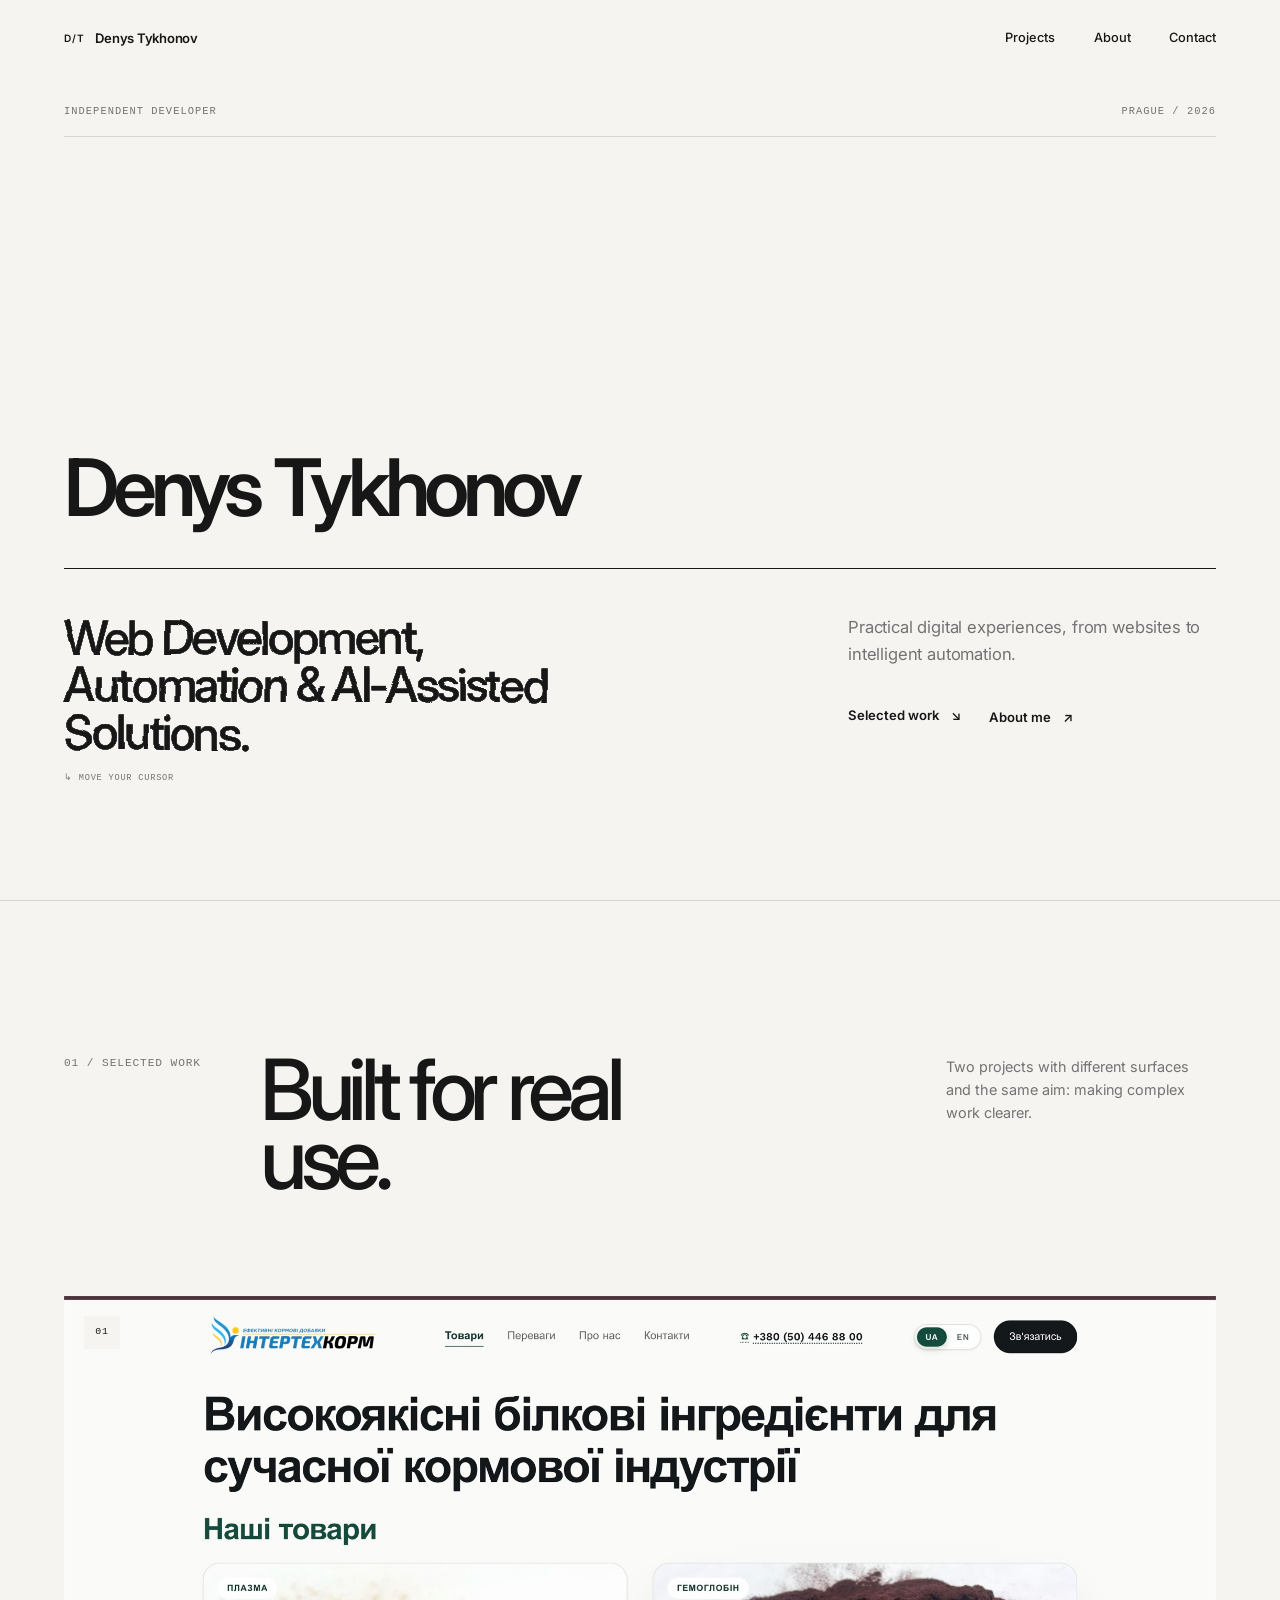
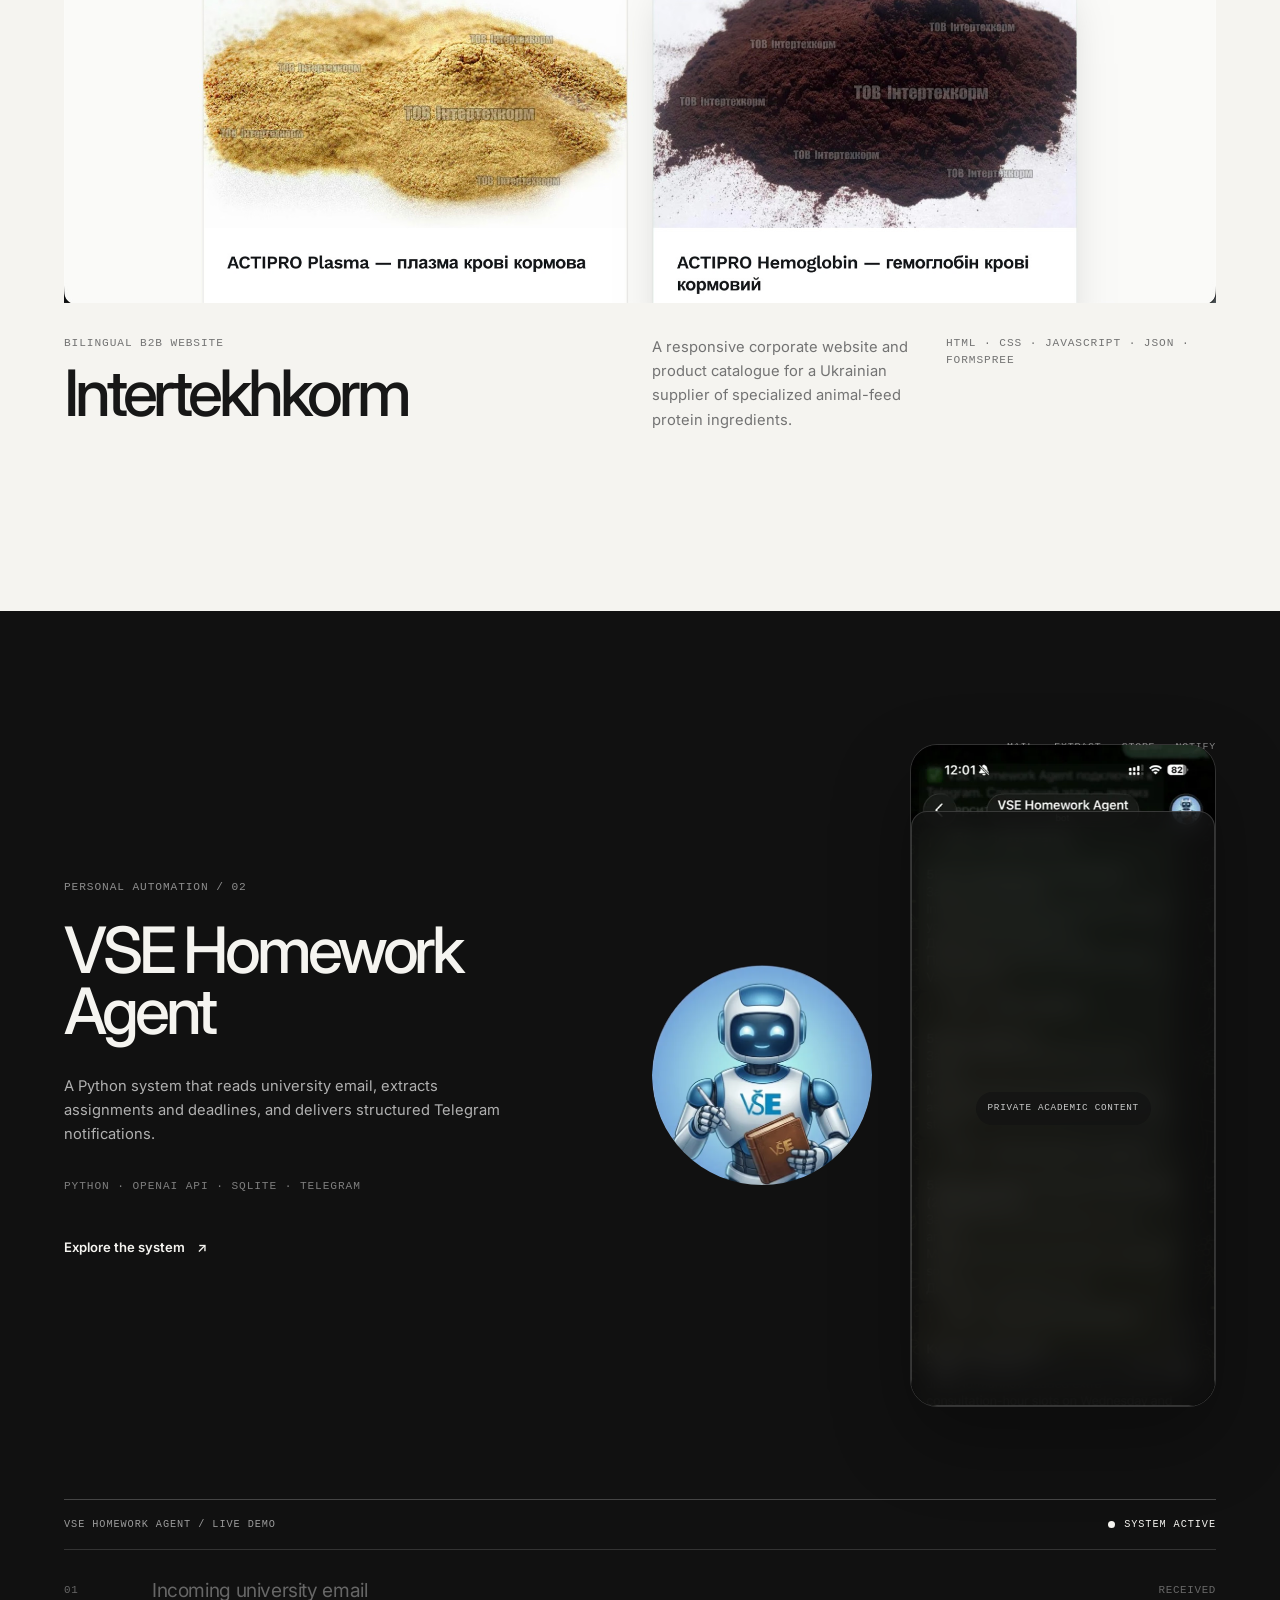
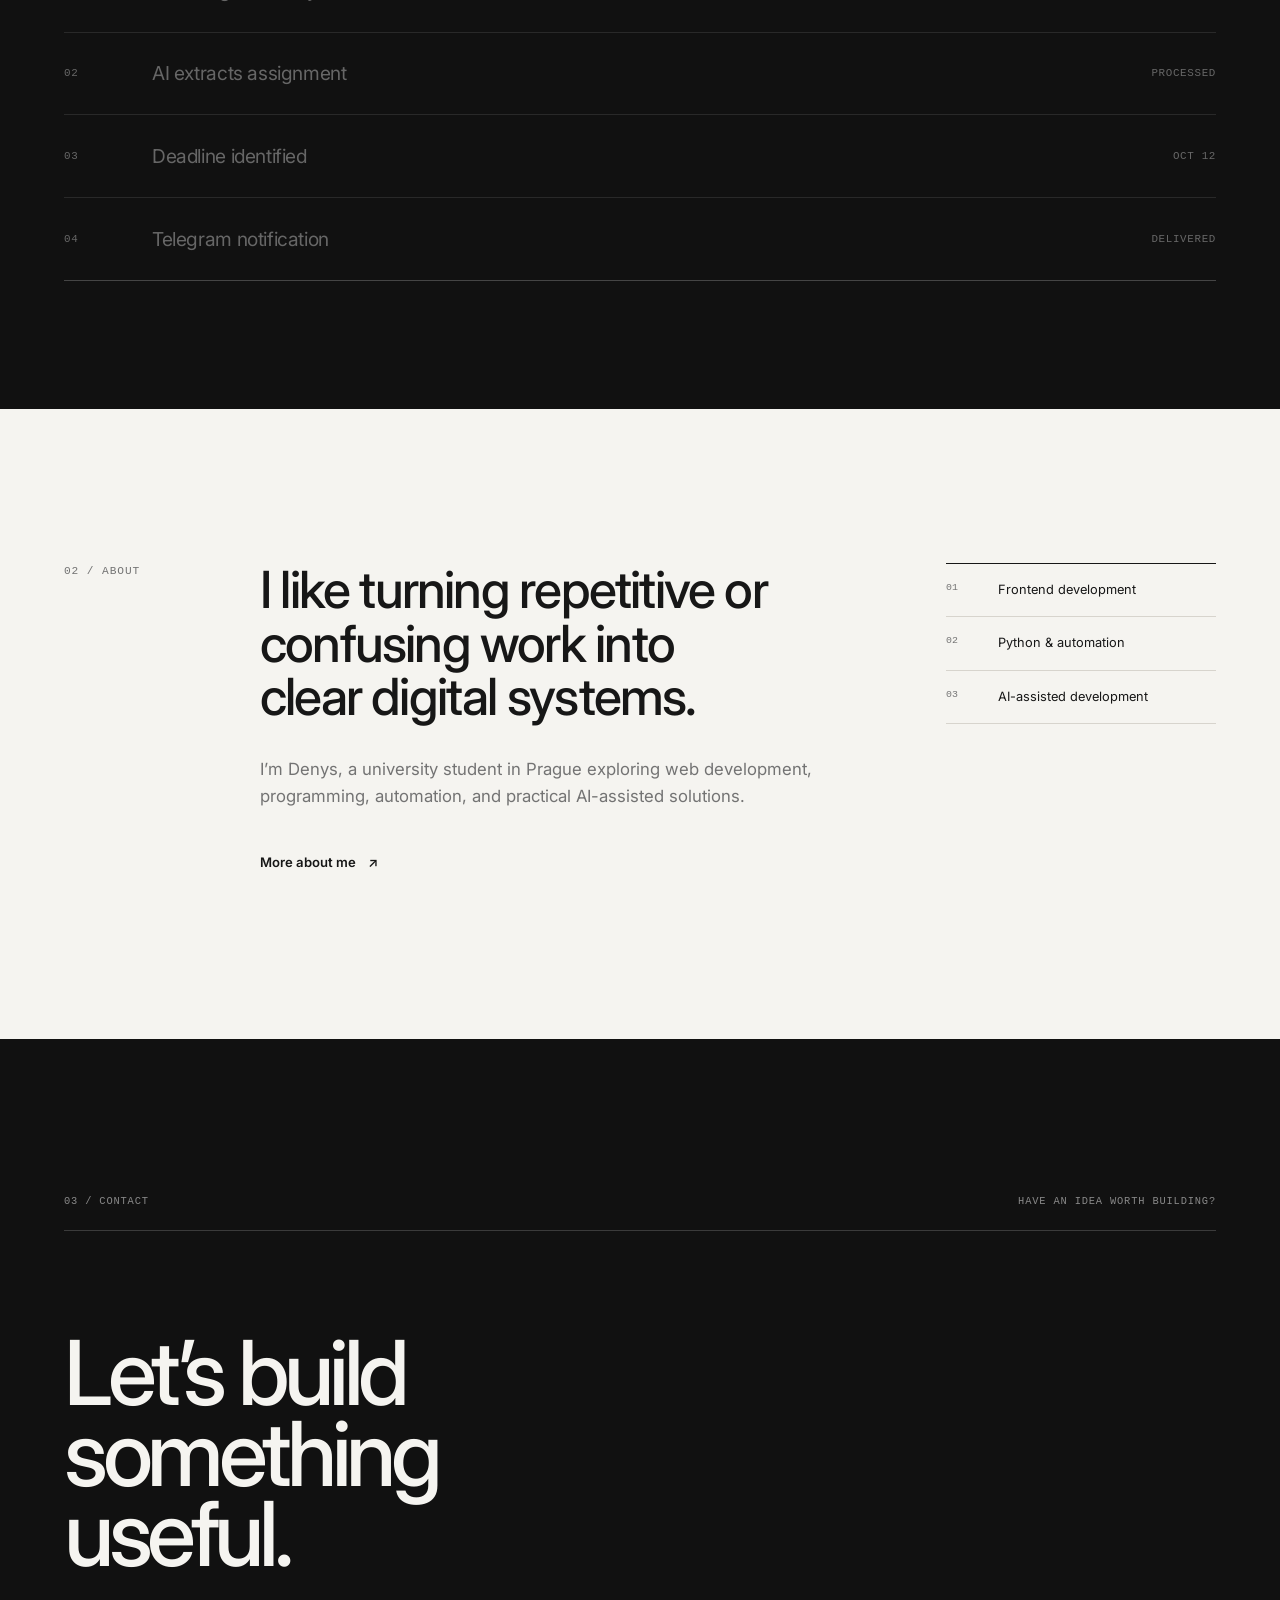
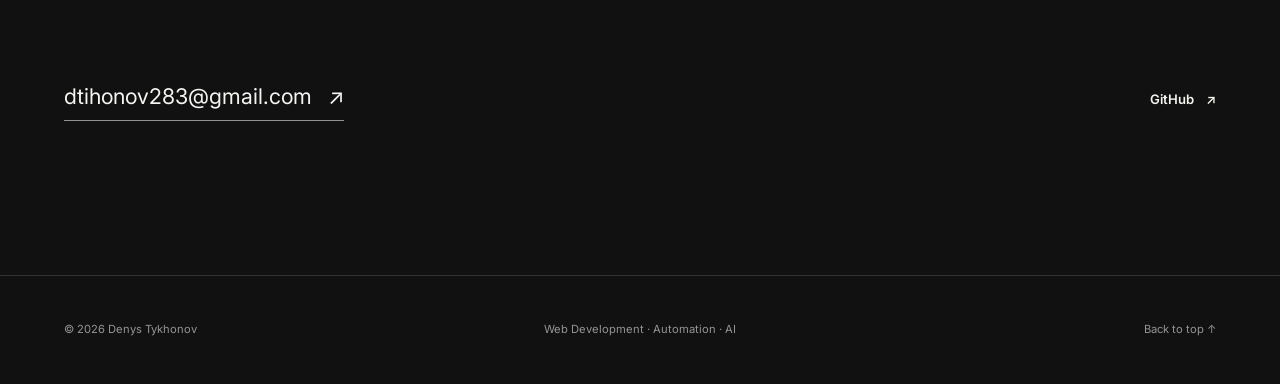
<file: index.html>
<!doctype html>
<html lang="en">
  <head>
    <meta charset="utf-8">
    <meta name="viewport" content="width=device-width, initial-scale=1">
    <meta name="theme-color" content="#F5F4F0">
    <meta name="description" content="Denys Tykhonov is a web developer and automation builder creating useful websites, AI-assisted workflows, and custom digital tools.">
    <meta property="og:type" content="website">
    <meta property="og:title" content="Denys Tykhonov — Web Development, Automation &amp; AI">
    <meta property="og:description" content="Practical digital experiences, from websites to intelligent automation.">
    <meta property="og:image" content="assets/images/intertekhkorm-overview.jpg">
    <meta name="twitter:card" content="summary_large_image">
    <title>Denys Tykhonov — Web Development, Automation &amp; AI</title>
    <link rel="icon" href="assets/images/favicon.svg" type="image/svg+xml">
    <link rel="preconnect" href="https://fonts.googleapis.com">
    <link rel="preconnect" href="https://fonts.gstatic.com" crossorigin>
    <link rel="stylesheet" href="https://fonts.googleapis.com/css2?family=Inter:wght@400;500;600&amp;display=swap">
    <link rel="stylesheet" href="assets/css/styles.css?v=4.2">
    <script type="application/ld+json">
      {
        "@context": "https://schema.org",
        "@type": "Person",
        "name": "Denys Tykhonov",
        "url": "https://github.com/denystykhonov26",
        "sameAs": ["https://github.com/denystykhonov26"],
        "email": "mailto:dtihonov283@gmail.com",
        "knowsAbout": ["Web development", "Automation", "AI-assisted solutions", "Python"]
      }
    </script>
    <script src="assets/js/main.js?v=4.2" defer></script>
  </head>
  <body id="top">
    <svg width="0" height="0" style="position:absolute" aria-hidden="true" focusable="false">
      <filter id="liquid" x="-30%" y="-30%" width="160%" height="160%" color-interpolation-filters="sRGB">
        <feTurbulence id="turb" type="fractalNoise" baseFrequency="0.008 0.014" numOctaves="3" seed="3" result="n"/>
        <feDisplacementMap id="disp" in="SourceGraphic" in2="n" scale="0" xChannelSelector="R" yChannelSelector="G" result="distorted"/>
        <feColorMatrix in="distorted" type="matrix" values="0 0 0 1 0  0 0 0 0 0  0 0 0 0 0  0 0 0 1 0" result="redChannel"/>
        <feColorMatrix in="distorted" type="matrix" values="0 0 0 0 0  0 0 0 1 0  0 0 0 0 0  0 0 0 1 0" result="greenChannel"/>
        <feColorMatrix in="distorted" type="matrix" values="0 0 0 0 0  0 0 0 0 0  0 0 0 1 0  0 0 0 1 0" result="blueChannel"/>
        <feOffset id="redOffset" in="redChannel" dx="0" dy="0" result="redShift"/>
        <feOffset id="blueOffset" in="blueChannel" dx="0" dy="0" result="blueShift"/>
        <feBlend in="redShift" in2="greenChannel" mode="screen" result="redGreen"/>
        <feBlend in="redGreen" in2="blueShift" mode="screen" result="chromatic"/>
        <feMerge><feMergeNode in="chromatic"/><feMergeNode in="distorted"/></feMerge>
      </filter>
    </svg>
    <a class="skip-link" href="#main">Skip to content</a>

    <header class="site-header" data-header>
      <div class="shell header-inner">
        <a class="wordmark" href="index.html" aria-label="Denys Tykhonov, home">
          <span class="wordmark-mark" aria-hidden="true">D/T</span>
          <span>Denys Tykhonov</span>
        </a>
        <button class="menu-toggle" type="button" aria-expanded="false" aria-controls="primary-navigation" aria-label="Open navigation">
          <span aria-hidden="true"></span>
        </button>
        <nav class="nav" aria-label="Primary navigation">
          <ul class="nav-list" id="primary-navigation">
            <li><a class="nav-link" href="projects/index.html">Projects</a></li>
            <li><a class="nav-link" href="about.html">About</a></li>
            <li><a class="nav-link" href="#contact">Contact</a></li>
          </ul>
        </nav>
      </div>
    </header>

    <main id="main">
      <section class="home-hero" aria-labelledby="hero-title">
        <div class="shell hero-inner">
          <div class="hero-meta hero-enter">
            <span>Independent developer</span>
            <span>Prague / 2026</span>
          </div>

          <h1 class="hero-name" id="hero-title" aria-label="Denys Tykhonov">
            <span class="hero-name-line">Denys</span>
            <span class="hero-name-line">Tykhonov</span>
          </h1>

          <div class="hero-statement">
            <p class="hero-role hero-title hero-enter hero-kinetic is-kinetic-active" aria-label="Web Development, Automation and AI-Assisted Solutions.">
              <span class="hero-kinetic-status" aria-hidden="true"><span>Signal input</span><span>Signal locked</span></span>
              <span class="hero-kinetic-stage" aria-hidden="true">
                <span class="hero-kinetic-gate"><span class="hero-kinetic-invert"><span>Web Development,</span><span>Automation &amp; AI-Assisted Solutions.</span></span></span>
                <span class="hero-kinetic-line hero-kinetic-line--one">Web Development,</span>
                <span class="hero-kinetic-line hero-kinetic-line--two">Automation &amp; AI-Assisted Solutions.</span>
              </span>
            </p>
            <span class="hero-interaction-hint" aria-hidden="true">↳ Move your cursor</span>
            <div class="hero-intro hero-enter">
              <p class="hero-support">Practical digital experiences, from websites to intelligent automation.</p>
              <div class="hero-actions">
                <a class="line-link" href="#selected-work"><span>Selected work</span><span aria-hidden="true">↘</span></a>
                <a class="quiet-link" href="about.html">About me <span aria-hidden="true">↗</span></a>
              </div>
            </div>
          </div>
        </div>
      </section>

      <section class="work-section" id="selected-work" aria-labelledby="work-title">
        <div class="shell">
          <header class="editorial-head reveal">
            <p class="section-label">01 / Selected work</p>
            <h2 class="display-title" id="work-title">Built for real<br>use.</h2>
            <p class="head-note">Two projects with different surfaces and the same aim: making complex work clearer.</p>
          </header>

          <article class="featured-project featured-project--web">
            <a class="project-visual reveal" href="projects/intertekhkorm.html" aria-label="Read the Intertekhkorm case study">
              <span class="project-visual-index">01</span>
              <img src="assets/images/intertekhkorm-overview.jpg" width="2200" height="1160" loading="lazy" alt="Intertekhkorm bilingual product catalogue displayed on a desktop browser">
              <span class="project-visual-action" aria-hidden="true">View case study ↗</span>
            </a>
            <div class="project-info reveal" data-delay="1">
              <div>
                <p class="project-type">Bilingual B2B website</p>
                <h3 class="project-name"><a href="projects/intertekhkorm.html">Intertekhkorm</a></h3>
              </div>
              <p class="project-description">A responsive corporate website and product catalogue for a Ukrainian supplier of specialized animal-feed protein ingredients.</p>
              <p class="project-stack">HTML · CSS · JavaScript · JSON · Formspree</p>
            </div>
          </article>
        </div>

        <article class="featured-project featured-project--automation">
          <div class="shell automation-grid">
            <div class="automation-copy reveal">
              <p class="project-type">Personal automation / 02</p>
              <h3 class="project-name project-name--light"><a href="projects/vse-homework-agent.html">VSE Homework<br>Agent</a></h3>
              <p class="project-description">A Python system that reads university email, extracts assignments and deadlines, and delivers structured Telegram notifications.</p>
              <p class="project-stack">Python · OpenAI API · SQLite · Telegram</p>
              <a class="line-link line-link--light" href="projects/vse-homework-agent.html"><span>Explore the system</span><span aria-hidden="true">↗</span></a>
            </div>
            <a class="automation-visual reveal" data-delay="1" href="projects/vse-homework-agent.html" aria-label="Read the VSE Homework Agent case study">
              <span class="flow-note" aria-hidden="true">Mail → Extract → Store → Notify</span>
              <img class="agent-art" src="assets/images/vse-agent.webp" width="460" height="1000" loading="lazy" alt="Illustrated robot identity for the VSE Homework Agent">
              <span class="telegram-frame">
                <img class="telegram-shot" src="assets/images/vse-telegram.webp" width="459" height="1000" loading="lazy" alt="Telegram interface produced by the VSE Homework Agent; private academic details are obscured">
                <span class="privacy-mask" aria-hidden="true"><span>Private academic content</span></span>
              </span>
            </a>
            <div class="agent-demo reveal" data-delay="2" aria-label="Animated demonstration of the VSE Homework Agent workflow">
              <div class="agent-demo-head">
                <span>VSE Homework Agent / Live demo</span>
                <span class="system-state"><i aria-hidden="true"></i> System active</span>
              </div>
              <ol class="demo-sequence">
                <li class="demo-step">
                  <span class="demo-index">01</span>
                  <span class="demo-event">Incoming university email</span>
                  <span class="demo-status">Received</span>
                </li>
                <li class="demo-step">
                  <span class="demo-index">02</span>
                  <span class="demo-event">AI extracts assignment</span>
                  <span class="demo-status">Processed</span>
                </li>
                <li class="demo-step">
                  <span class="demo-index">03</span>
                  <span class="demo-event">Deadline identified</span>
                  <span class="demo-status">Oct 12</span>
                </li>
                <li class="demo-step">
                  <span class="demo-index">04</span>
                  <span class="demo-event">Telegram notification</span>
                  <span class="demo-status">Delivered</span>
                </li>
              </ol>
            </div>
          </div>
        </article>
      </section>

      <section class="about-preview" aria-labelledby="about-preview-title">
        <div class="shell about-preview-grid">
          <p class="section-label reveal">02 / About</p>
          <div class="about-preview-copy reveal">
            <h2 class="about-preview-title" id="about-preview-title">I like turning repetitive or confusing work into clear digital systems.</h2>
            <p>I’m Denys, a university student in Prague exploring web development, programming, automation, and practical AI-assisted solutions.</p>
            <a class="line-link" href="about.html"><span>More about me</span><span aria-hidden="true">↗</span></a>
          </div>
          <ul class="capability-rail reveal" data-delay="1" aria-label="Core capabilities">
            <li><span>01</span> Frontend development</li>
            <li><span>02</span> Python &amp; automation</li>
            <li><span>03</span> AI-assisted development</li>
          </ul>
        </div>
      </section>

      <section class="contact-section" id="contact" aria-labelledby="contact-title">
        <div class="shell contact-inner">
          <div class="contact-meta reveal">
            <span>03 / Contact</span>
            <span>Have an idea worth building?</span>
          </div>
          <h2 class="contact-title reveal" id="contact-title">Let’s build something<br>useful.</h2>
          <div class="contact-row reveal">
            <a class="contact-email" href="mailto:dtihonov283@gmail.com">dtihonov283@gmail.com <span aria-hidden="true">↗</span></a>
            <a class="quiet-link quiet-link--light" href="https://github.com/denystykhonov26" target="_blank" rel="noreferrer">GitHub <span aria-hidden="true">↗</span></a>
          </div>
        </div>
      </section>
    </main>

    <footer class="site-footer">
      <div class="shell footer-inner">
        <span>© 2026 Denys Tykhonov</span>
        <span>Web Development · Automation · AI</span>
        <a href="#top">Back to top ↑</a>
      </div>
    </footer>
  </body>
</html>
</file>
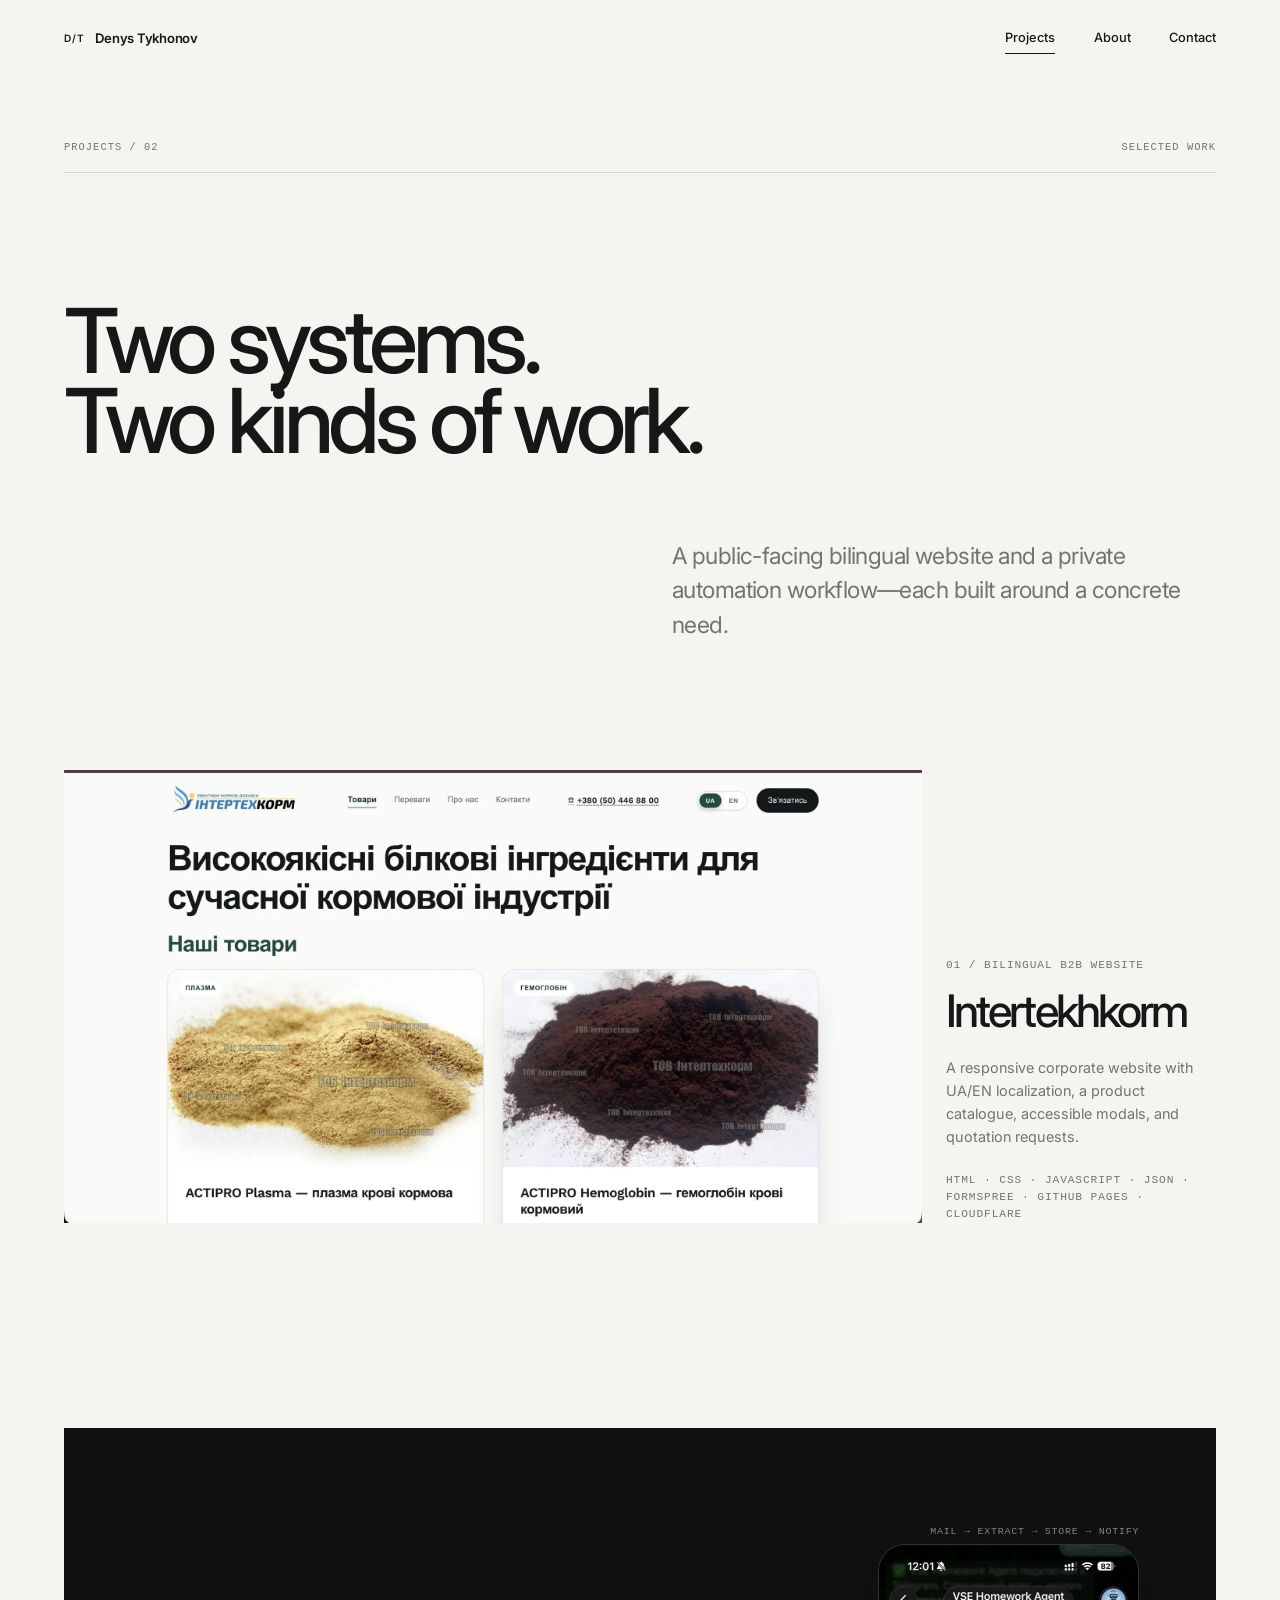
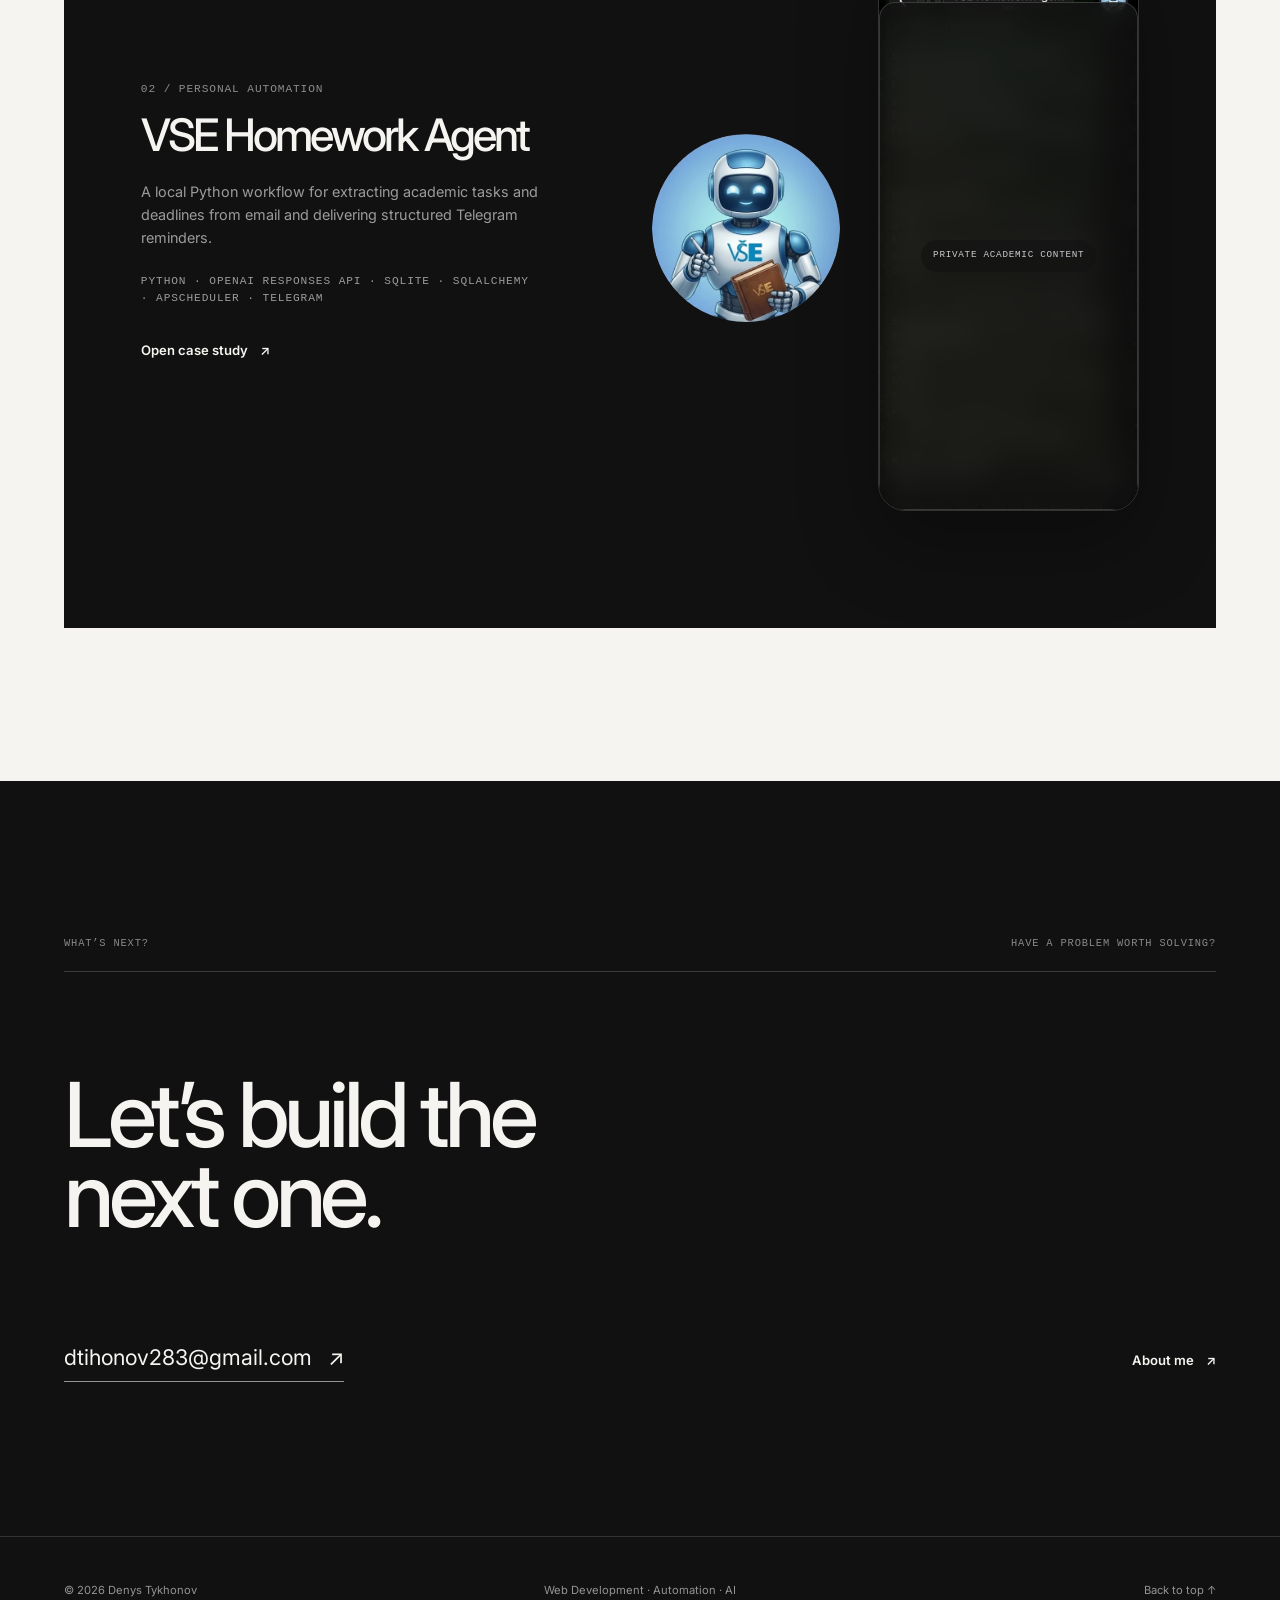
<file: projects/index.html>
<!doctype html>
<html lang="en">
  <head>
    <meta charset="utf-8">
    <meta name="viewport" content="width=device-width, initial-scale=1">
    <meta name="theme-color" content="#F5F4F0">
    <meta name="description" content="Selected web development and automation projects by Denys Tykhonov.">
    <meta property="og:type" content="website">
    <meta property="og:title" content="Projects — Denys Tykhonov">
    <meta property="og:description" content="Case studies in web development, Python automation, and AI-assisted solutions.">
    <meta property="og:image" content="../assets/images/intertekhkorm-overview.jpg">
    <title>Projects — Denys Tykhonov</title>
    <link rel="icon" href="../assets/images/favicon.svg" type="image/svg+xml">
    <link rel="preconnect" href="https://fonts.googleapis.com">
    <link rel="preconnect" href="https://fonts.gstatic.com" crossorigin>
    <link rel="stylesheet" href="https://fonts.googleapis.com/css2?family=Inter:wght@400;500;600&amp;display=swap">
    <link rel="stylesheet" href="../assets/css/styles.css?v=4.2">
    <script src="../assets/js/main.js?v=4.2" defer></script>
  </head>
  <body id="top">
    <a class="skip-link" href="#main">Skip to content</a>
    <header class="site-header" data-header>
      <div class="shell header-inner">
        <a class="wordmark" href="../index.html" aria-label="Denys Tykhonov, home"><span class="wordmark-mark" aria-hidden="true">D/T</span><span>Denys Tykhonov</span></a>
        <button class="menu-toggle" type="button" aria-expanded="false" aria-controls="primary-navigation" aria-label="Open navigation"><span aria-hidden="true"></span></button>
        <nav aria-label="Primary navigation">
          <ul class="nav-list" id="primary-navigation">
            <li><a class="nav-link" href="index.html" aria-current="page"><span class="nav-link-window"><span class="nav-link-label"><span>Projects</span><span aria-hidden="true">Projects</span></span></span></a></li>
            <li><a class="nav-link" href="../about.html"><span class="nav-link-window"><span class="nav-link-label"><span>About</span><span aria-hidden="true">About</span></span></span></a></li>
            <li><a class="nav-link" href="../index.html#contact"><span class="nav-link-window"><span class="nav-link-label"><span>Contact</span><span aria-hidden="true">Contact</span></span></span></a></li>
          </ul>
        </nav>
      </div>
    </header>

    <main id="main">
      <header class="page-hero page-hero--projects shell">
        <div class="page-hero-meta hero-enter"><span>Projects / 02</span><span>Selected work</span></div>
        <h1 class="page-title hero-enter">Two systems.<br>Two kinds of work.</h1>
        <p class="page-deck hero-enter">A public-facing bilingual website and a private automation workflow—each built around a concrete need.</p>
      </header>

      <section class="projects-index shell" aria-label="Project case studies">
        <article class="project-index-item project-index-item--wide">
          <a class="project-index-media reveal" href="intertekhkorm.html">
            <img src="../assets/images/intertekhkorm-overview.webp" width="2200" height="1160" alt="Intertekhkorm product catalogue page in Ukrainian">
            <span aria-hidden="true">Open project ↗</span>
          </a>
          <div class="project-index-copy reveal" data-delay="1">
            <p class="project-type">01 / Bilingual B2B website</p>
            <h2><a href="intertekhkorm.html">Intertekhkorm</a></h2>
            <p>A responsive corporate website with UA/EN localization, a product catalogue, accessible modals, and quotation requests.</p>
            <p class="project-stack">HTML · CSS · JavaScript · JSON · Formspree · GitHub Pages · Cloudflare</p>
          </div>
        </article>

        <article class="project-index-item project-index-item--dark">
          <div class="project-index-copy reveal">
            <p class="project-type">02 / Personal automation</p>
            <h2><a href="vse-homework-agent.html">VSE Homework Agent</a></h2>
            <p>A local Python workflow for extracting academic tasks and deadlines from email and delivering structured Telegram reminders.</p>
            <p class="project-stack">Python · OpenAI Responses API · SQLite · SQLAlchemy · APScheduler · Telegram</p>
            <a class="line-link line-link--light" href="vse-homework-agent.html"><span>Open case study</span><span aria-hidden="true">↗</span></a>
          </div>
          <a class="project-index-devices reveal" data-delay="1" href="vse-homework-agent.html" aria-label="Open VSE Homework Agent case study">
            <span class="flow-note" aria-hidden="true">Mail → Extract → Store → Notify</span>
            <img class="agent-art" src="../assets/images/vse-agent.webp" width="460" height="1000" alt="Robot artwork for the VSE Homework Agent">
            <span class="telegram-frame">
              <img class="telegram-shot" src="../assets/images/vse-telegram.webp" width="459" height="1000" alt="Telegram interface from the VSE Homework Agent; private academic details are obscured">
              <span class="privacy-mask" aria-hidden="true"><span>Private academic content</span></span>
            </span>
          </a>
        </article>
      </section>

      <section class="contact-section" id="contact" aria-labelledby="contact-title">
        <div class="shell contact-inner">
          <div class="contact-meta reveal"><span>What’s next?</span><span>Have a problem worth solving?</span></div>
          <h2 class="contact-title reveal" id="contact-title">Let’s build the<br>next one.</h2>
          <div class="contact-row reveal"><a class="contact-email" href="mailto:dtihonov283@gmail.com">dtihonov283@gmail.com <span aria-hidden="true">↗</span></a><a class="quiet-link quiet-link--light" href="../about.html">About me <span aria-hidden="true">↗</span></a></div>
        </div>
      </section>
    </main>
    <footer class="site-footer"><div class="shell footer-inner"><span>© 2026 Denys Tykhonov</span><span>Web Development · Automation · AI</span><a href="#top">Back to top ↑</a></div></footer>
  </body>
</html>
</file>
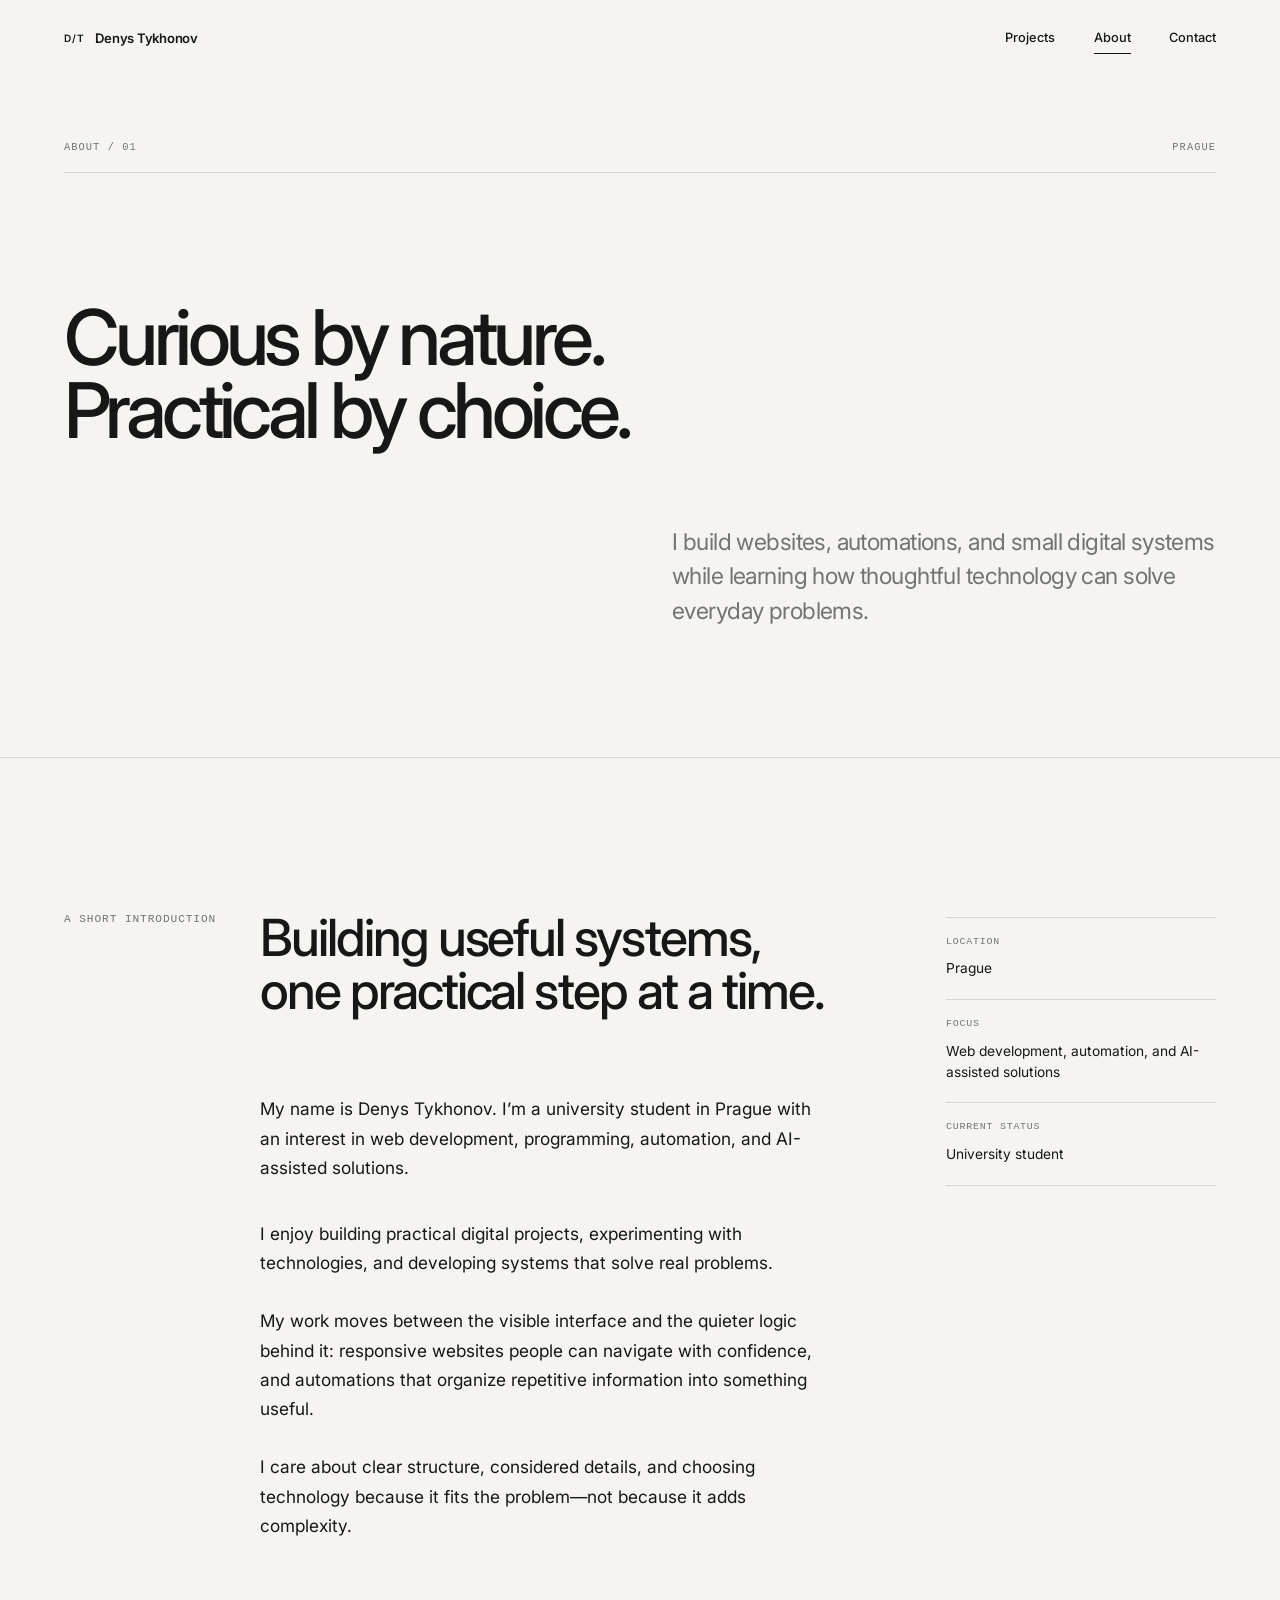
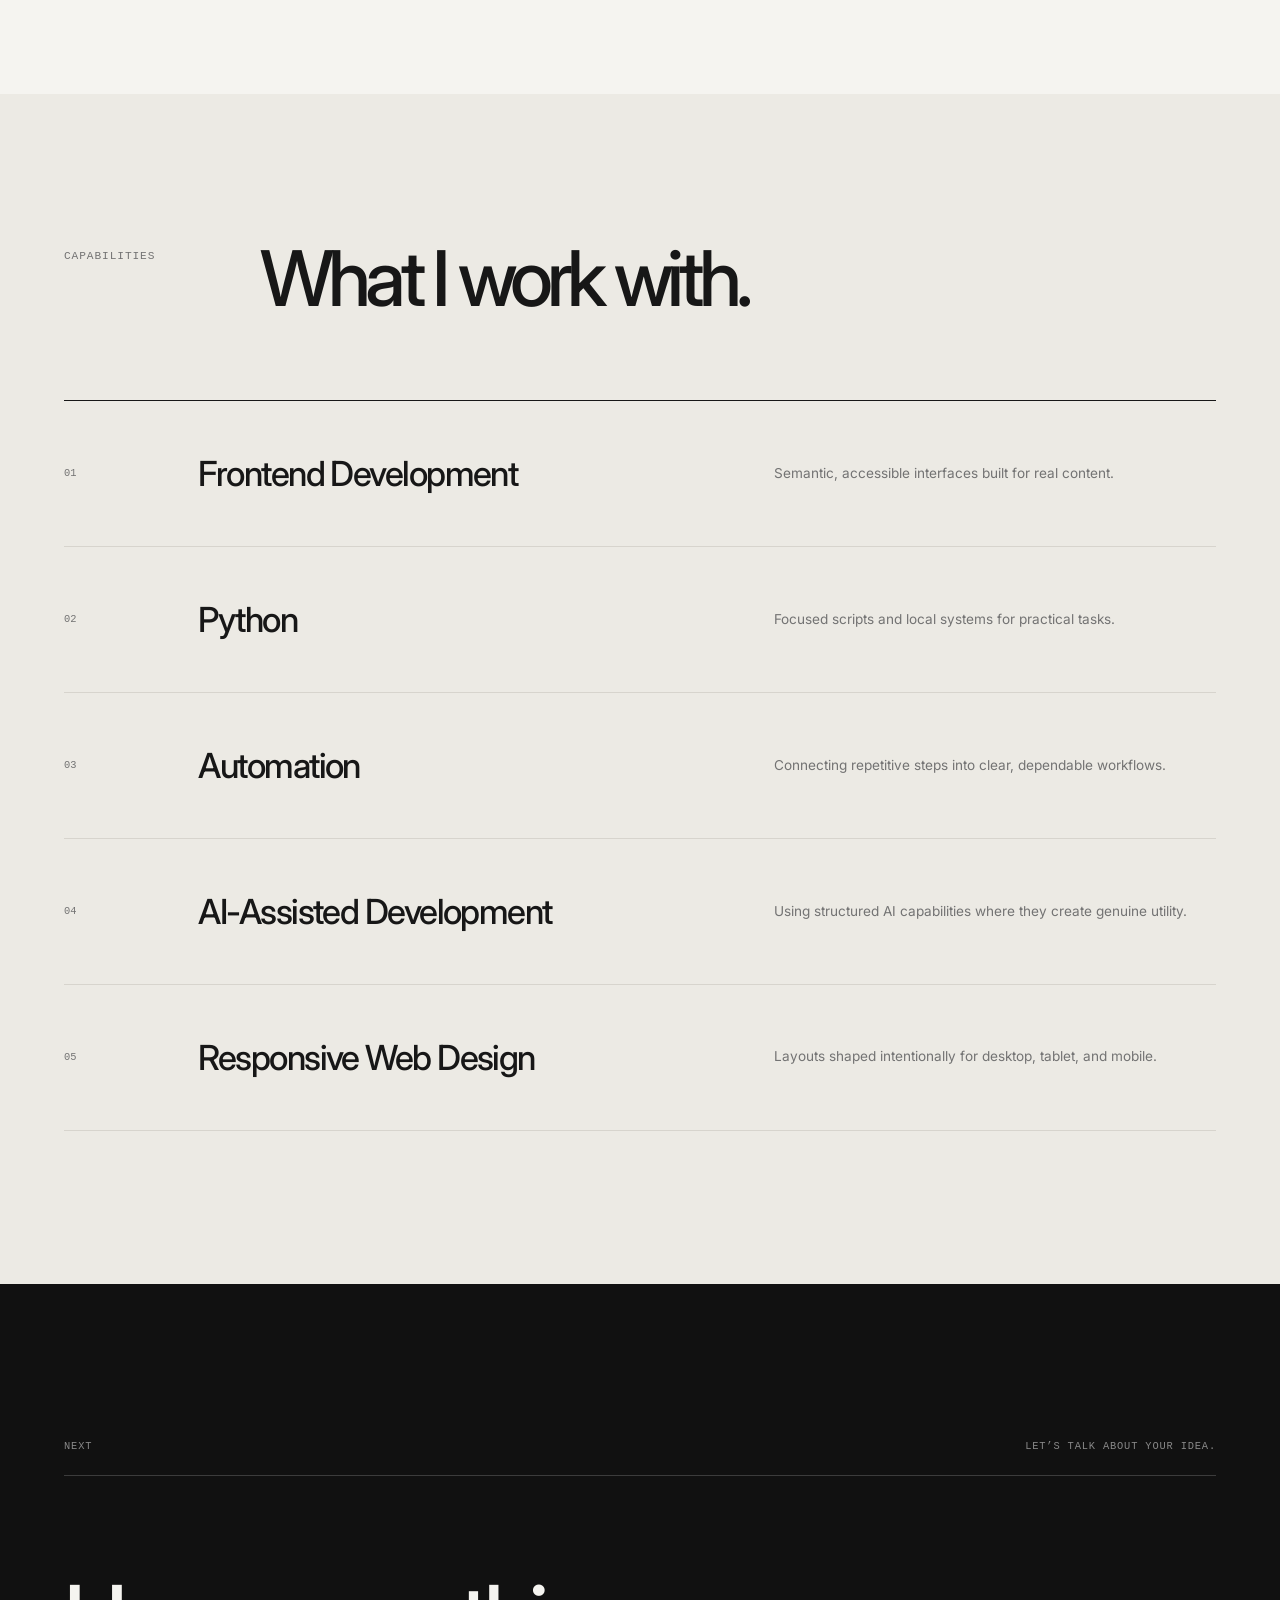
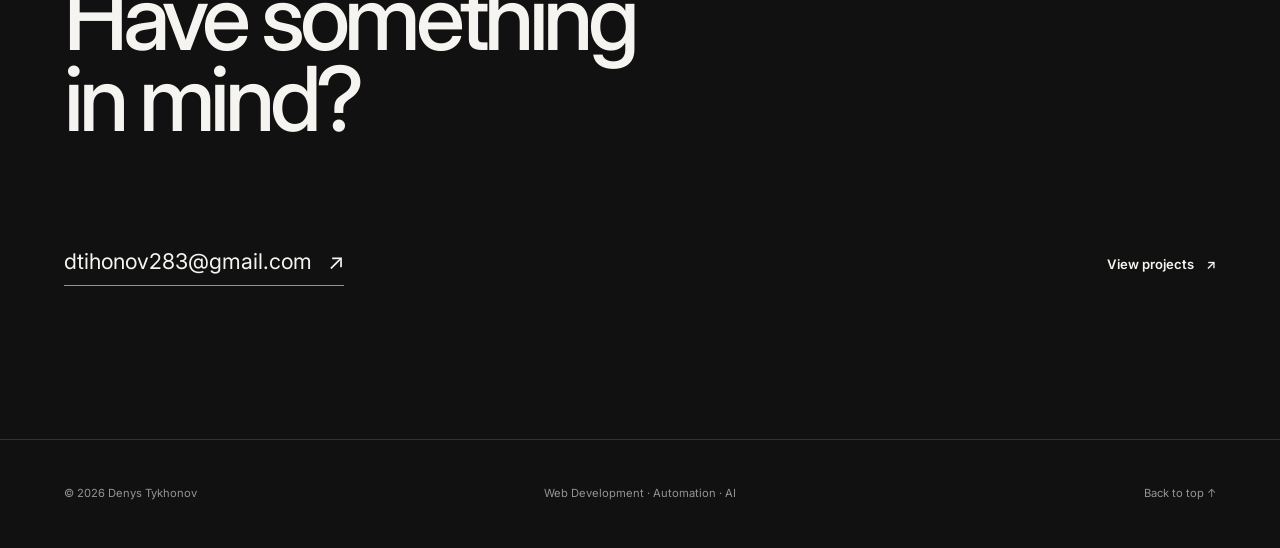
<file: about.html>
<!doctype html>
<html lang="en">
  <head>
    <meta charset="utf-8">
    <meta name="viewport" content="width=device-width, initial-scale=1">
    <meta name="theme-color" content="#F5F4F0">
    <meta name="description" content="About Denys Tykhonov — a university student in Prague interested in web development, automation, programming, and AI-assisted solutions.">
    <meta property="og:type" content="profile">
    <meta property="og:title" content="About Denys Tykhonov">
    <meta property="og:description" content="Web development, programming, automation, and practical AI-assisted solutions.">
    <title>About — Denys Tykhonov</title>
    <link rel="icon" href="assets/images/favicon.svg" type="image/svg+xml">
    <link rel="preconnect" href="https://fonts.googleapis.com">
    <link rel="preconnect" href="https://fonts.gstatic.com" crossorigin>
    <link rel="stylesheet" href="https://fonts.googleapis.com/css2?family=Inter:wght@400;500;600&amp;display=swap">
    <link rel="stylesheet" href="assets/css/styles.css?v=4.2">
    <script src="assets/js/main.js?v=4.2" defer></script>
  </head>
  <body id="top">
    <a class="skip-link" href="#main">Skip to content</a>
    <header class="site-header" data-header>
      <div class="shell header-inner">
        <a class="wordmark" href="index.html" aria-label="Denys Tykhonov, home"><span class="wordmark-mark" aria-hidden="true">D/T</span><span>Denys Tykhonov</span></a>
        <button class="menu-toggle" type="button" aria-expanded="false" aria-controls="primary-navigation" aria-label="Open navigation"><span aria-hidden="true"></span></button>
        <nav aria-label="Primary navigation">
          <ul class="nav-list" id="primary-navigation">
            <li><a class="nav-link" href="projects/index.html"><span class="nav-link-window"><span class="nav-link-label"><span>Projects</span><span aria-hidden="true">Projects</span></span></span></a></li>
            <li><a class="nav-link" href="about.html" aria-current="page"><span class="nav-link-window"><span class="nav-link-label"><span>About</span><span aria-hidden="true">About</span></span></span></a></li>
            <li><a class="nav-link" href="#contact"><span class="nav-link-window"><span class="nav-link-label"><span>Contact</span><span aria-hidden="true">Contact</span></span></span></a></li>
          </ul>
        </nav>
      </div>
    </header>

    <main id="main">
      <header class="page-hero page-hero--about shell">
        <div class="page-hero-meta hero-enter"><span>About / 01</span><span>Prague</span></div>
        <h1 class="page-title hero-enter">Curious by nature.<br>Practical by choice.</h1>
        <p class="page-deck hero-enter">I build websites, automations, and small digital systems while learning how thoughtful technology can solve everyday problems.</p>
      </header>

      <section class="about-story shell" aria-labelledby="story-title">
        <p class="section-label reveal">A short introduction</p>
        <div class="story-article">
          <h2 class="story-heading reveal" id="story-title">Building useful systems, one practical step at a time.</h2>
          <p class="story-intro reveal">My name is Denys Tykhonov. I’m a university student in Prague with an interest in web development, programming, automation, and AI-assisted solutions.</p>
          <div class="story-copy reveal" data-delay="1">
            <p>I enjoy building practical digital projects, experimenting with technologies, and developing systems that solve real problems.</p>
            <p>My work moves between the visible interface and the quieter logic behind it: responsive websites people can navigate with confidence, and automations that organize repetitive information into something useful.</p>
            <p>I care about clear structure, considered details, and choosing technology because it fits the problem—not because it adds complexity.</p>
          </div>
        </div>
        <aside class="about-facts reveal" data-delay="1" aria-label="About details">
          <dl>
            <div><dt>Location</dt><dd>Prague</dd></div>
            <div><dt>Focus</dt><dd>Web development, automation, and AI-assisted solutions</dd></div>
            <div><dt>Current status</dt><dd>University student</dd></div>
          </dl>
        </aside>
      </section>

      <section class="capabilities-section" aria-labelledby="capabilities-title">
        <div class="shell">
          <header class="editorial-head editorial-head--compact reveal">
            <p class="section-label">Capabilities</p>
            <h2 class="display-title" id="capabilities-title">What I work with.</h2>
          </header>
          <ol class="capabilities-list">
            <li class="reveal"><span>01</span><strong>Frontend Development</strong><small>Semantic, accessible interfaces built for real content.</small></li>
            <li class="reveal"><span>02</span><strong>Python</strong><small>Focused scripts and local systems for practical tasks.</small></li>
            <li class="reveal"><span>03</span><strong>Automation</strong><small>Connecting repetitive steps into clear, dependable workflows.</small></li>
            <li class="reveal"><span>04</span><strong>AI-Assisted Development</strong><small>Using structured AI capabilities where they create genuine utility.</small></li>
            <li class="reveal"><span>05</span><strong>Responsive Web Design</strong><small>Layouts shaped intentionally for desktop, tablet, and mobile.</small></li>
          </ol>
        </div>
      </section>

      <section class="contact-section" id="contact" aria-labelledby="contact-title">
        <div class="shell contact-inner">
          <div class="contact-meta reveal"><span>Next</span><span>Let’s talk about your idea.</span></div>
          <h2 class="contact-title reveal" id="contact-title">Have something<br>in mind?</h2>
          <div class="contact-row reveal">
            <a class="contact-email" href="mailto:dtihonov283@gmail.com">dtihonov283@gmail.com <span aria-hidden="true">↗</span></a>
            <a class="quiet-link quiet-link--light" href="projects/index.html">View projects <span aria-hidden="true">↗</span></a>
          </div>
        </div>
      </section>
    </main>

    <footer class="site-footer">
      <div class="shell footer-inner"><span>© 2026 Denys Tykhonov</span><span>Web Development · Automation · AI</span><a href="#top">Back to top ↑</a></div>
    </footer>
  </body>
</html>
</file>
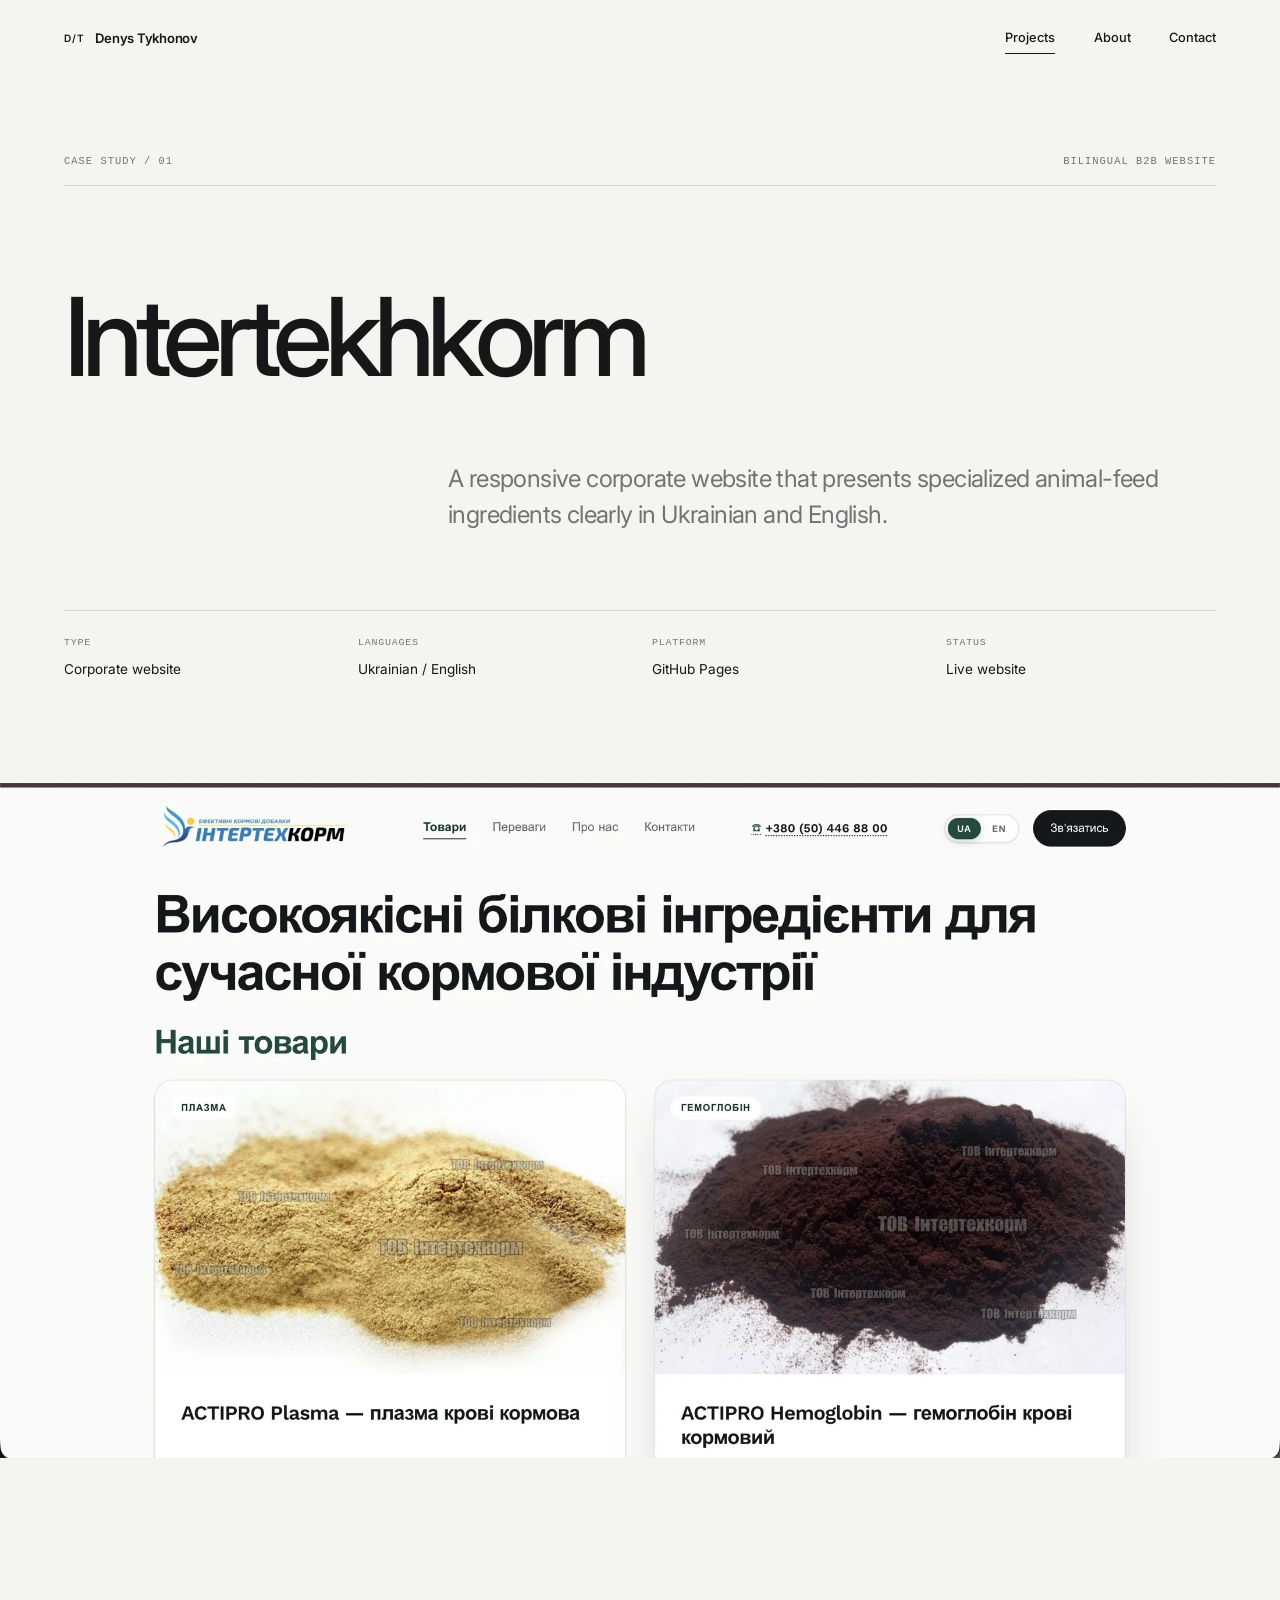
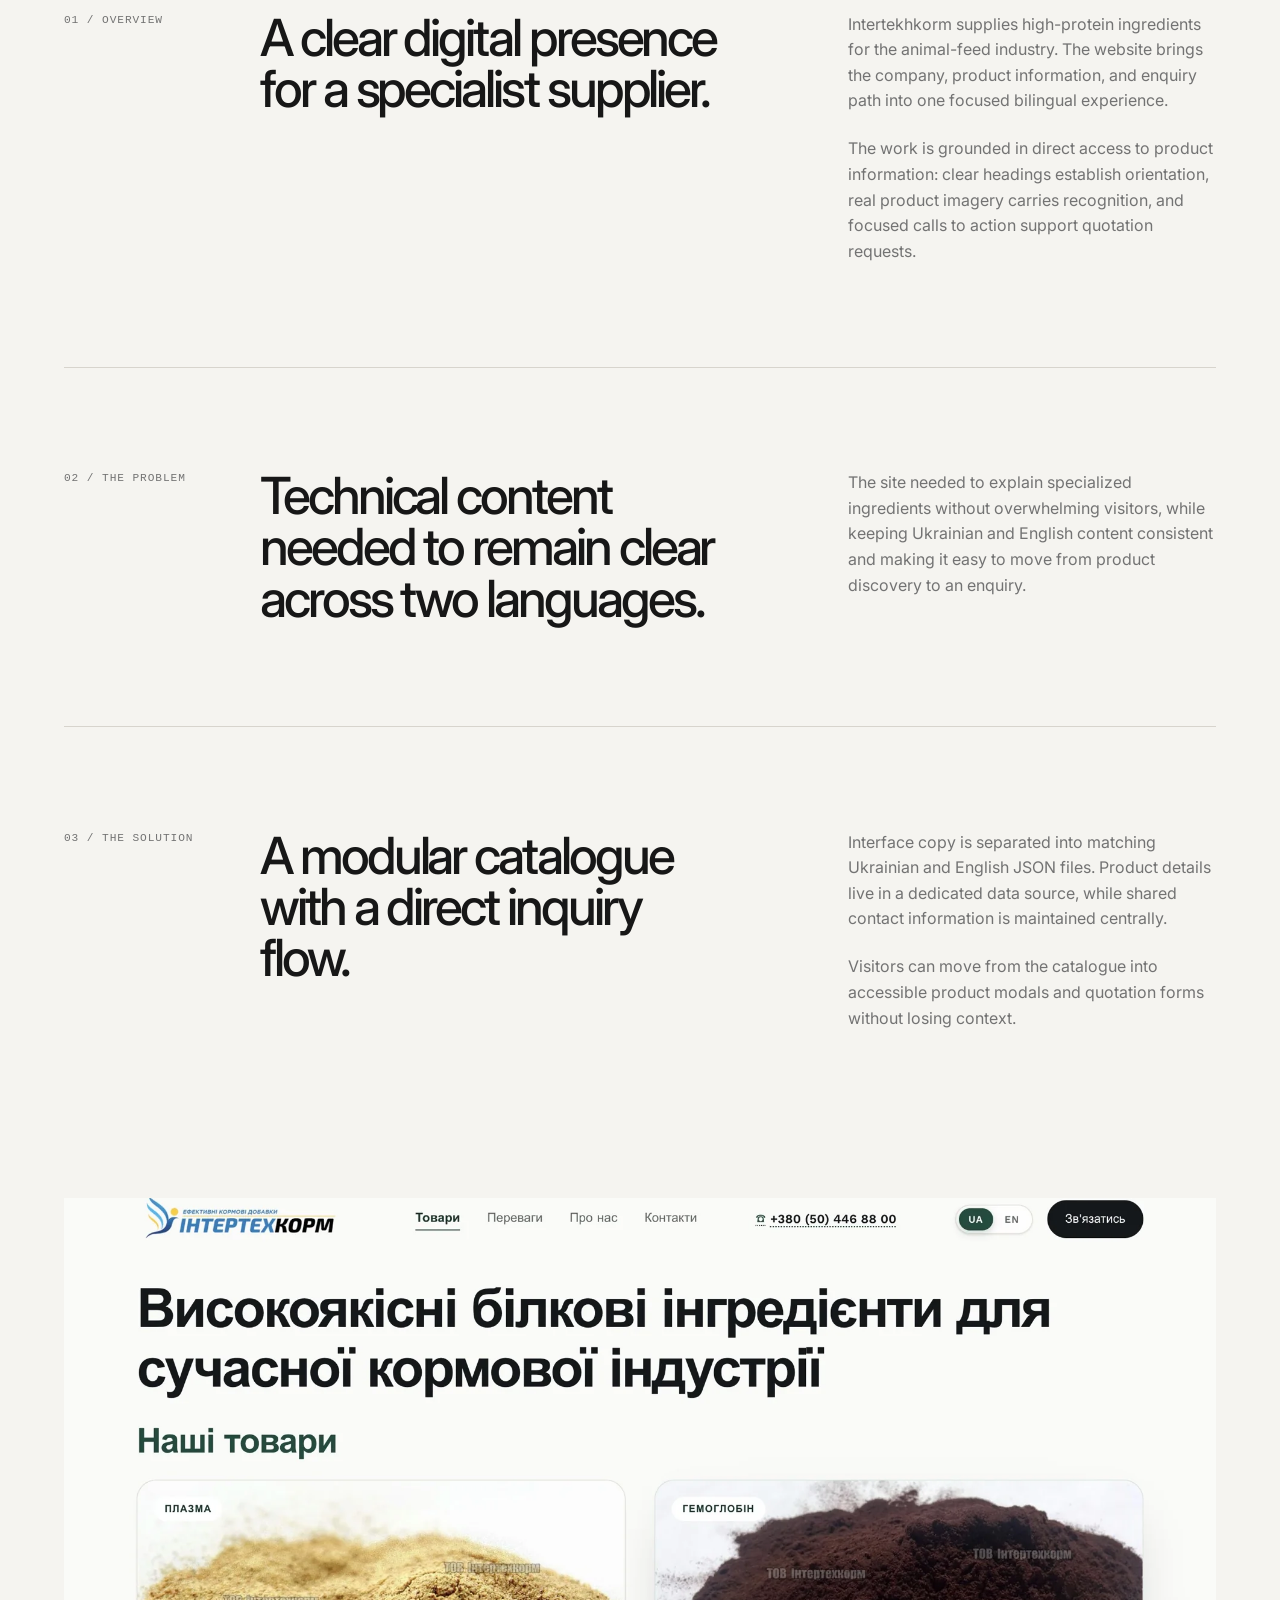
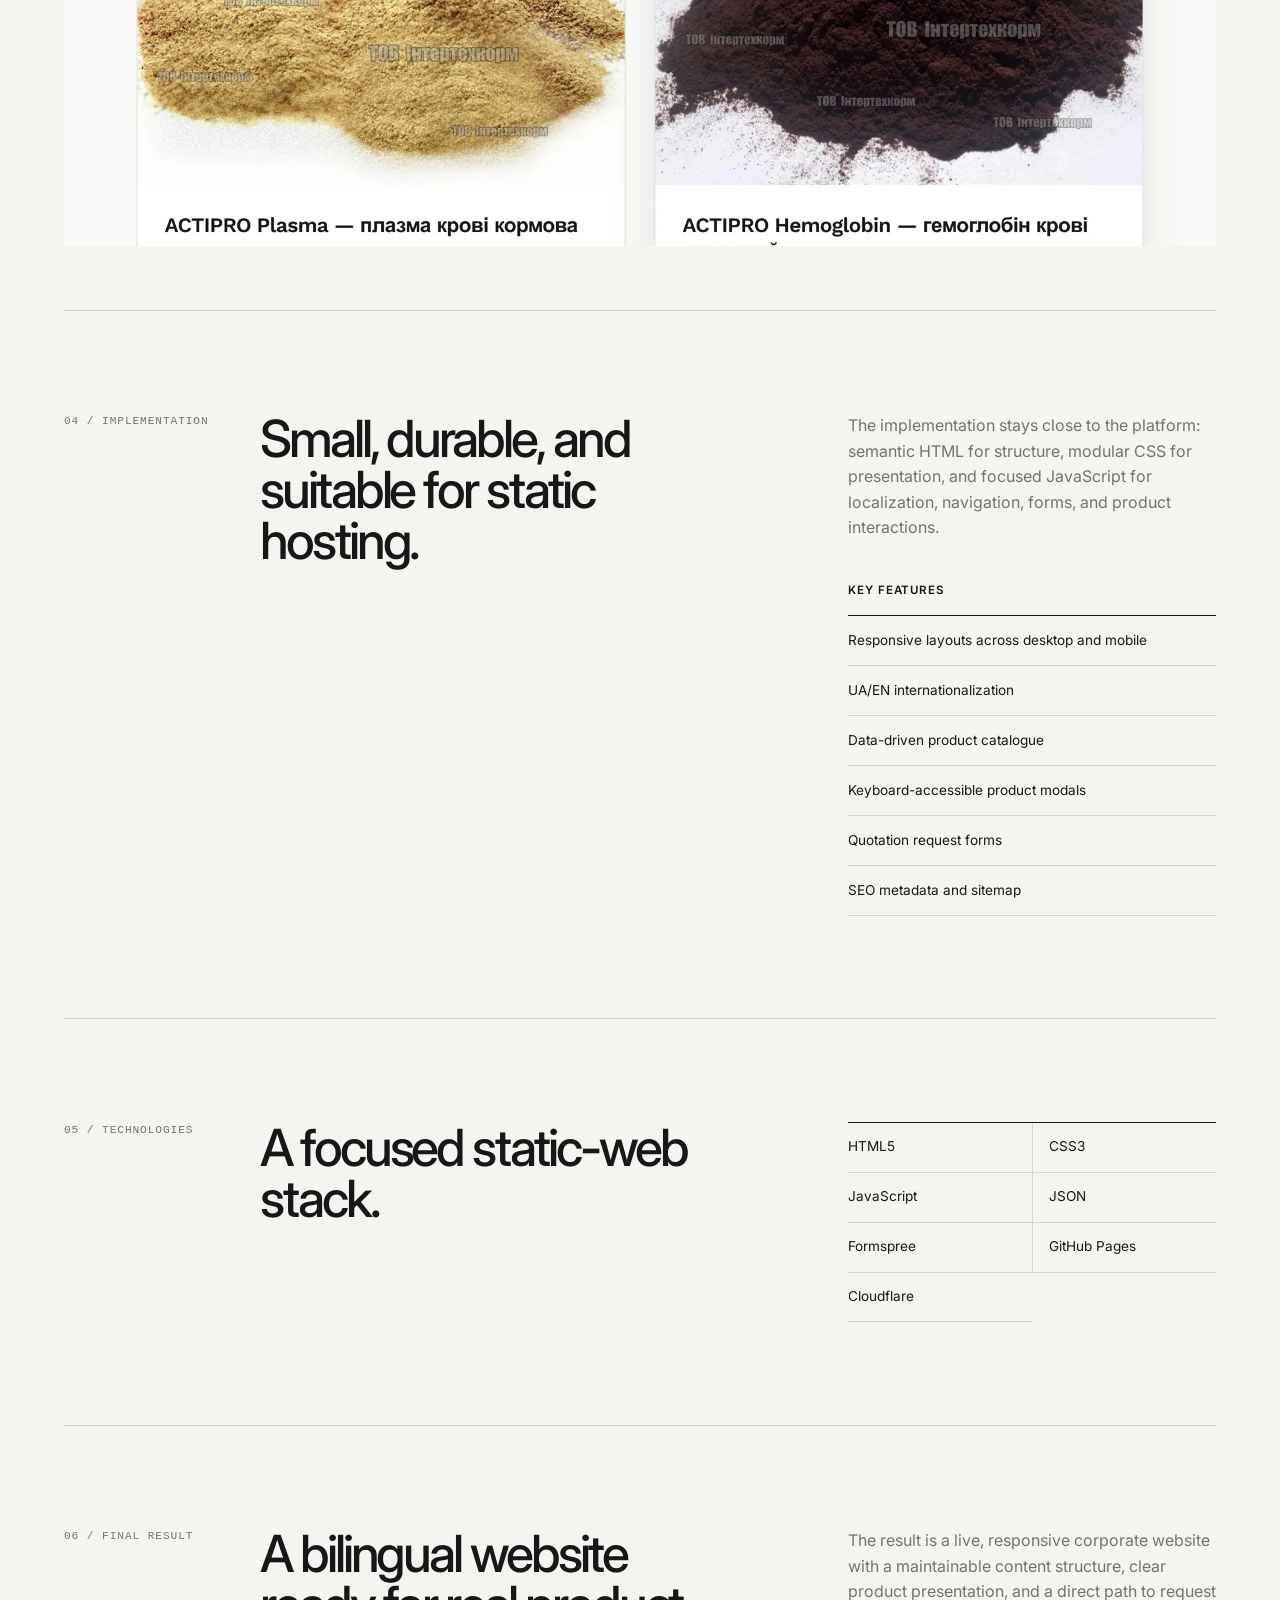
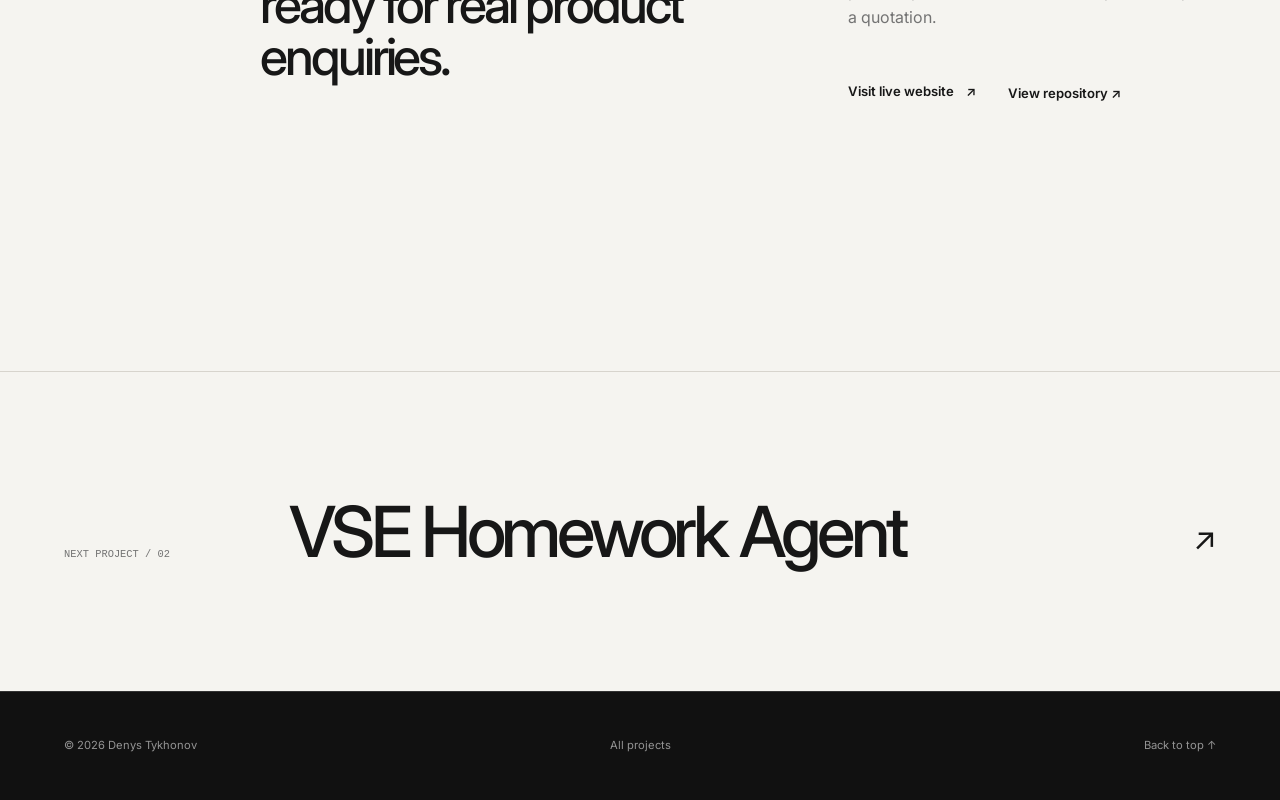
<file: projects/intertekhkorm.html>
<!doctype html>
<html lang="en">
  <head>
    <meta charset="utf-8">
    <meta name="viewport" content="width=device-width, initial-scale=1">
    <meta name="theme-color" content="#F5F4F0">
    <meta name="description" content="Intertekhkorm case study — a bilingual corporate B2B website and product catalogue built by Denys Tykhonov.">
    <meta property="og:type" content="article">
    <meta property="og:title" content="Intertekhkorm — Case Study by Denys Tykhonov">
    <meta property="og:description" content="A responsive UA/EN corporate website with a product catalogue, accessible modals, and quotation requests.">
    <meta property="og:image" content="../assets/images/intertekhkorm-overview.jpg">
    <title>Intertekhkorm — Case Study by Denys Tykhonov</title>
    <link rel="icon" href="../assets/images/favicon.svg" type="image/svg+xml">
    <link rel="preconnect" href="https://fonts.googleapis.com">
    <link rel="preconnect" href="https://fonts.gstatic.com" crossorigin>
    <link rel="stylesheet" href="https://fonts.googleapis.com/css2?family=Inter:wght@400;500;600&amp;display=swap">
    <link rel="stylesheet" href="../assets/css/styles.css?v=4.2">
    <script src="../assets/js/main.js?v=4.2" defer></script>
  </head>
  <body id="top">
    <a class="skip-link" href="#main">Skip to content</a>
    <header class="site-header" data-header>
      <div class="shell header-inner">
        <a class="wordmark" href="../index.html" aria-label="Denys Tykhonov, home"><span class="wordmark-mark" aria-hidden="true">D/T</span><span>Denys Tykhonov</span></a>
        <button class="menu-toggle" type="button" aria-expanded="false" aria-controls="primary-navigation" aria-label="Open navigation"><span aria-hidden="true"></span></button>
        <nav aria-label="Primary navigation"><ul class="nav-list" id="primary-navigation"><li><a class="nav-link" href="index.html" aria-current="page"><span class="nav-link-window"><span class="nav-link-label"><span>Projects</span><span aria-hidden="true">Projects</span></span></span></a></li><li><a class="nav-link" href="../about.html"><span class="nav-link-window"><span class="nav-link-label"><span>About</span><span aria-hidden="true">About</span></span></span></a></li><li><a class="nav-link" href="../index.html#contact"><span class="nav-link-window"><span class="nav-link-label"><span>Contact</span><span aria-hidden="true">Contact</span></span></span></a></li></ul></nav>
      </div>
    </header>

    <main id="main">
      <article>
        <header class="case-hero shell">
          <div class="case-index hero-enter"><span>Case study / 01</span><span>Bilingual B2B website</span></div>
          <h1 class="case-title hero-enter">Intertekhkorm</h1>
          <p class="case-summary hero-enter">A responsive corporate website that presents specialized animal-feed ingredients clearly in Ukrainian and English.</p>
          <dl class="case-meta hero-enter">
            <div><dt>Type</dt><dd>Corporate website</dd></div>
            <div><dt>Languages</dt><dd>Ukrainian / English</dd></div>
            <div><dt>Platform</dt><dd>GitHub Pages</dd></div>
            <div><dt>Status</dt><dd>Live website</dd></div>
          </dl>
        </header>

        <figure class="case-cover case-cover--web reveal">
          <img src="../assets/images/intertekhkorm-overview.webp" width="2200" height="1160" alt="Intertekhkorm Ukrainian product page with navigation, headline, and product catalogue">
        </figure>

        <div class="case-content shell">
          <section class="case-chapter reveal" aria-labelledby="overview-title">
            <p class="case-chapter-label">01 / Overview</p>
            <h2 id="overview-title">A clear digital presence for a specialist supplier.</h2>
            <div class="case-chapter-copy"><p>Intertekhkorm supplies high-protein ingredients for the animal-feed industry. The website brings the company, product information, and enquiry path into one focused bilingual experience.</p><p>The work is grounded in direct access to product information: clear headings establish orientation, real product imagery carries recognition, and focused calls to action support quotation requests.</p></div>
          </section>

          <section class="case-chapter reveal" aria-labelledby="problem-title">
            <p class="case-chapter-label">02 / The problem</p>
            <h2 id="problem-title">Technical content needed to remain clear across two languages.</h2>
            <div class="case-chapter-copy"><p>The site needed to explain specialized ingredients without overwhelming visitors, while keeping Ukrainian and English content consistent and making it easy to move from product discovery to an enquiry.</p></div>
          </section>

          <section class="case-chapter reveal" aria-labelledby="solution-title">
            <p class="case-chapter-label">03 / The solution</p>
            <h2 id="solution-title">A modular catalogue with a direct inquiry flow.</h2>
            <div class="case-chapter-copy"><p>Interface copy is separated into matching Ukrainian and English JSON files. Product details live in a dedicated data source, while shared contact information is maintained centrally.</p><p>Visitors can move from the catalogue into accessible product modals and quotation forms without losing context.</p></div>
          </section>

          <div class="case-detail reveal" aria-hidden="true"><img src="../assets/images/intertekhkorm-overview.webp" width="2200" height="1160" loading="lazy" alt=""></div>

          <section class="case-chapter reveal" aria-labelledby="implementation-title">
            <p class="case-chapter-label">04 / Implementation</p>
            <h2 id="implementation-title">Small, durable, and suitable for static hosting.</h2>
            <div class="case-chapter-copy">
              <p>The implementation stays close to the platform: semantic HTML for structure, modular CSS for presentation, and focused JavaScript for localization, navigation, forms, and product interactions.</p>
              <h3>Key features</h3>
              <ul class="case-list"><li>Responsive layouts across desktop and mobile</li><li>UA/EN internationalization</li><li>Data-driven product catalogue</li><li>Keyboard-accessible product modals</li><li>Quotation request forms</li><li>SEO metadata and sitemap</li></ul>
            </div>
          </section>

          <section class="case-chapter reveal" aria-labelledby="technology-title">
            <p class="case-chapter-label">05 / Technologies</p>
            <h2 id="technology-title">A focused static-web stack.</h2>
            <div class="case-chapter-copy"><ul class="technology-list" aria-label="Technology stack"><li>HTML5</li><li>CSS3</li><li>JavaScript</li><li>JSON</li><li>Formspree</li><li>GitHub Pages</li><li>Cloudflare</li></ul></div>
          </section>

          <section class="case-chapter case-chapter--result reveal" aria-labelledby="result-title">
            <p class="case-chapter-label">06 / Final result</p>
            <h2 id="result-title">A bilingual website ready for real product enquiries.</h2>
            <div class="case-chapter-copy"><p>The result is a live, responsive corporate website with a maintainable content structure, clear product presentation, and a direct path to request a quotation.</p><div class="case-actions"><a class="line-link" href="https://intertekhkorm.com" target="_blank" rel="noreferrer"><span>Visit live website</span><span aria-hidden="true">↗</span></a><a class="quiet-link" href="https://github.com/denystykhonov26/intertekhkorm-website" target="_blank" rel="noreferrer">View repository ↗</a></div></div>
          </section>
        </div>
      </article>

      <nav class="next-case" aria-label="Next project"><a class="shell next-case-link" href="vse-homework-agent.html"><span>Next project / 02</span><strong>VSE Homework Agent</strong><span aria-hidden="true">↗</span></a></nav>
    </main>
    <footer class="site-footer"><div class="shell footer-inner"><span>© 2026 Denys Tykhonov</span><a href="index.html">All projects</a><a href="#top">Back to top ↑</a></div></footer>
  </body>
</html>
</file>
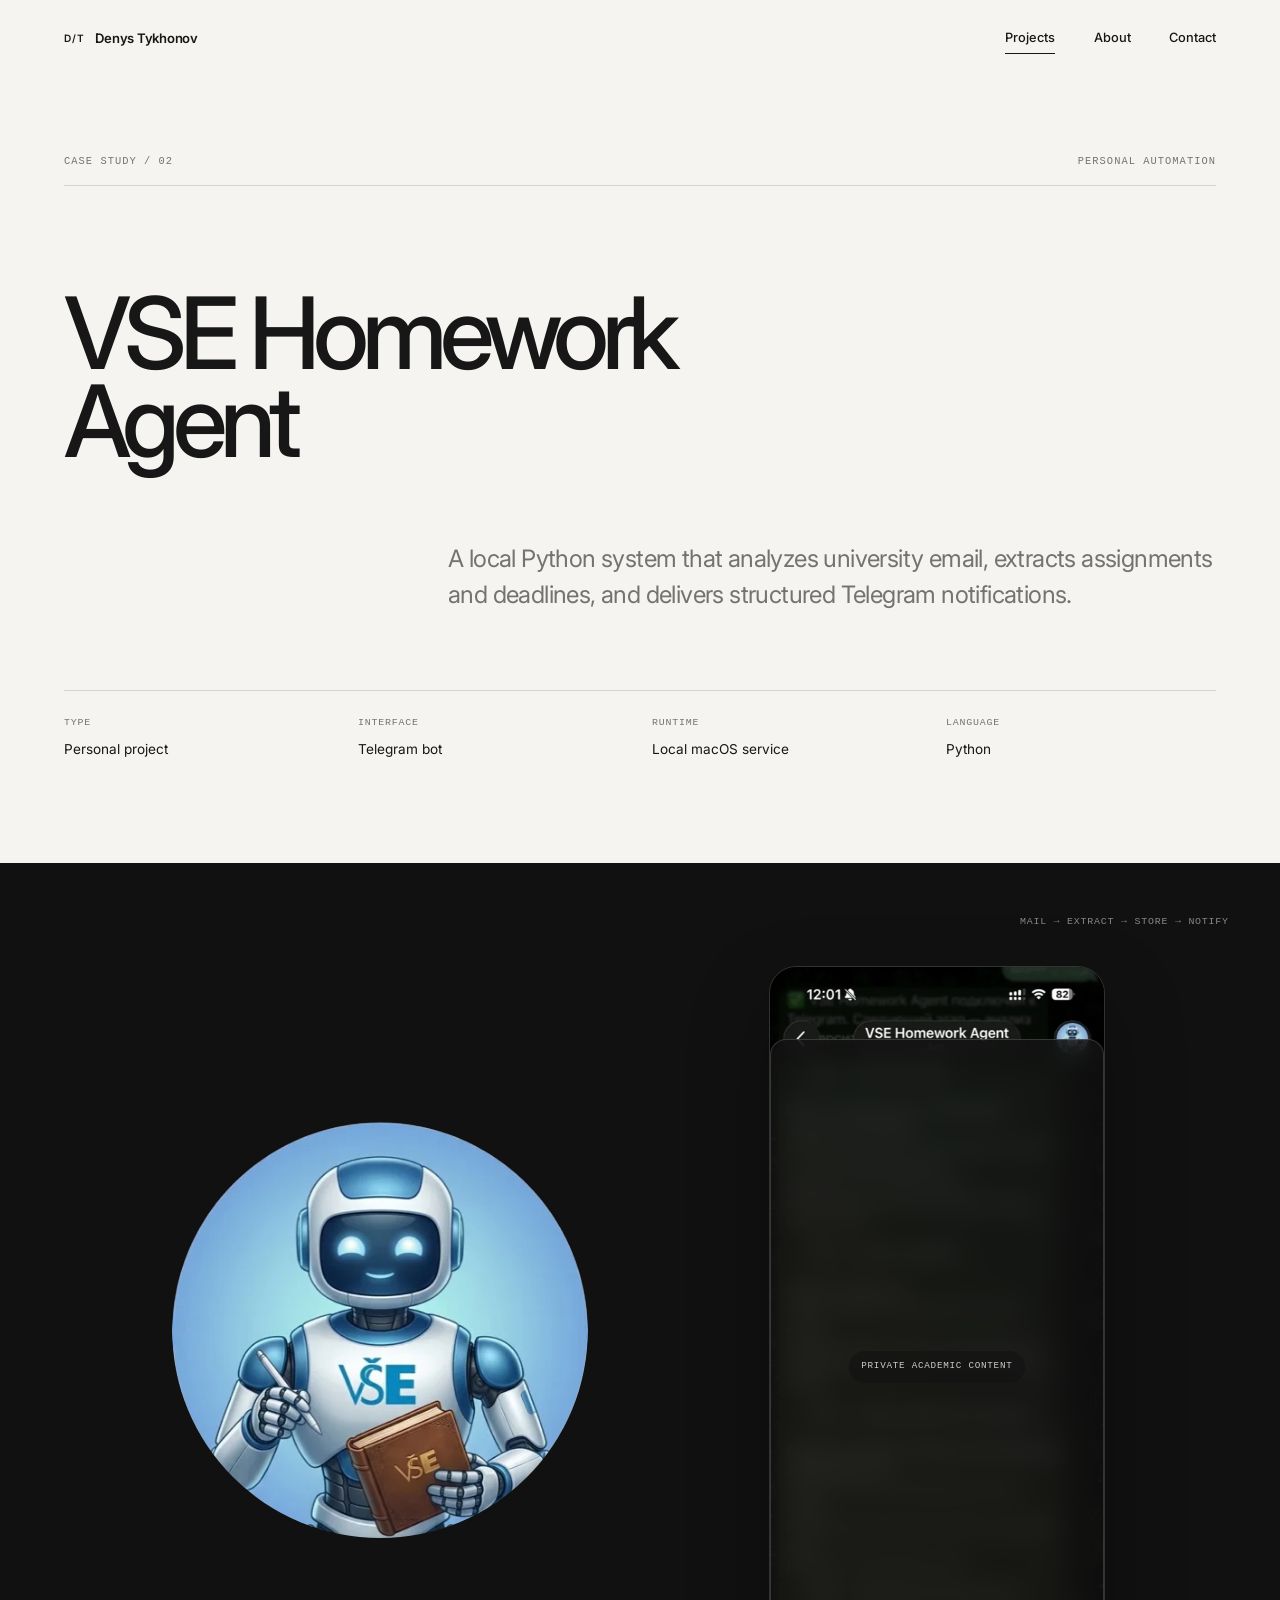
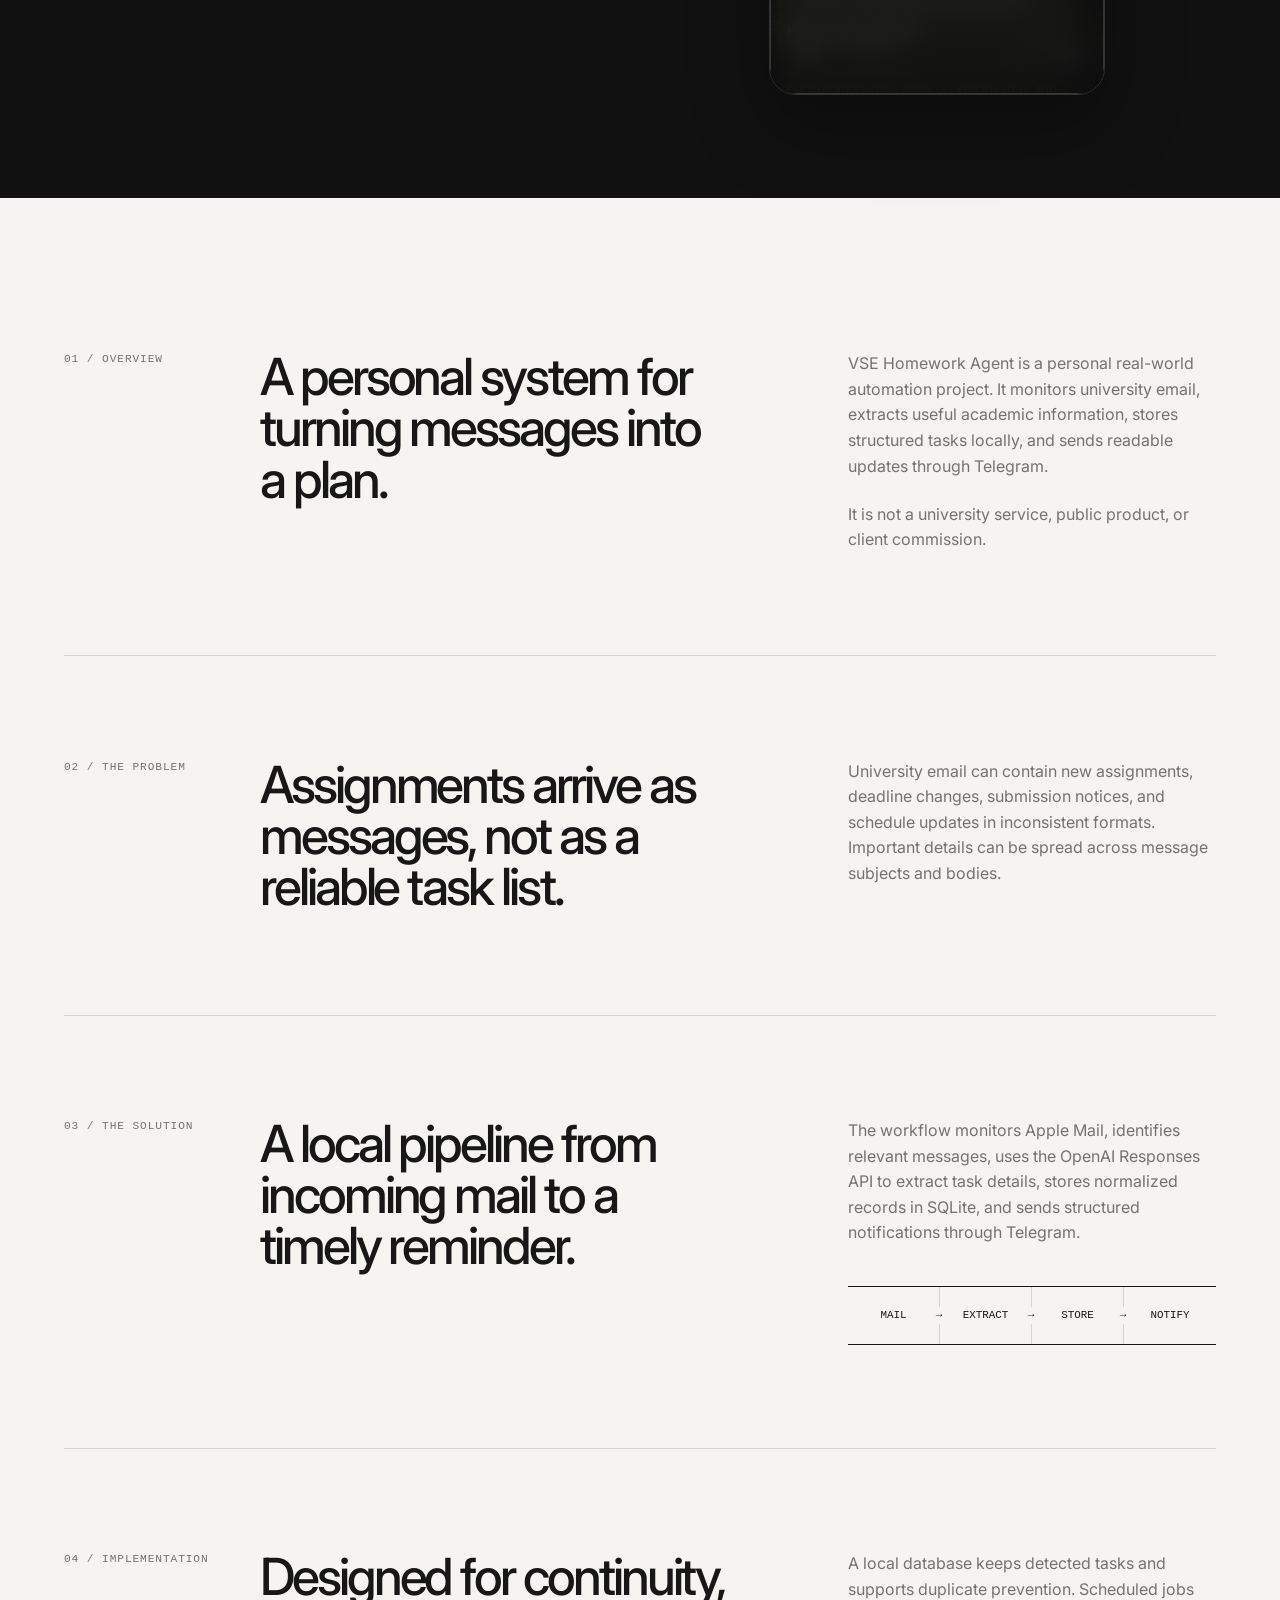
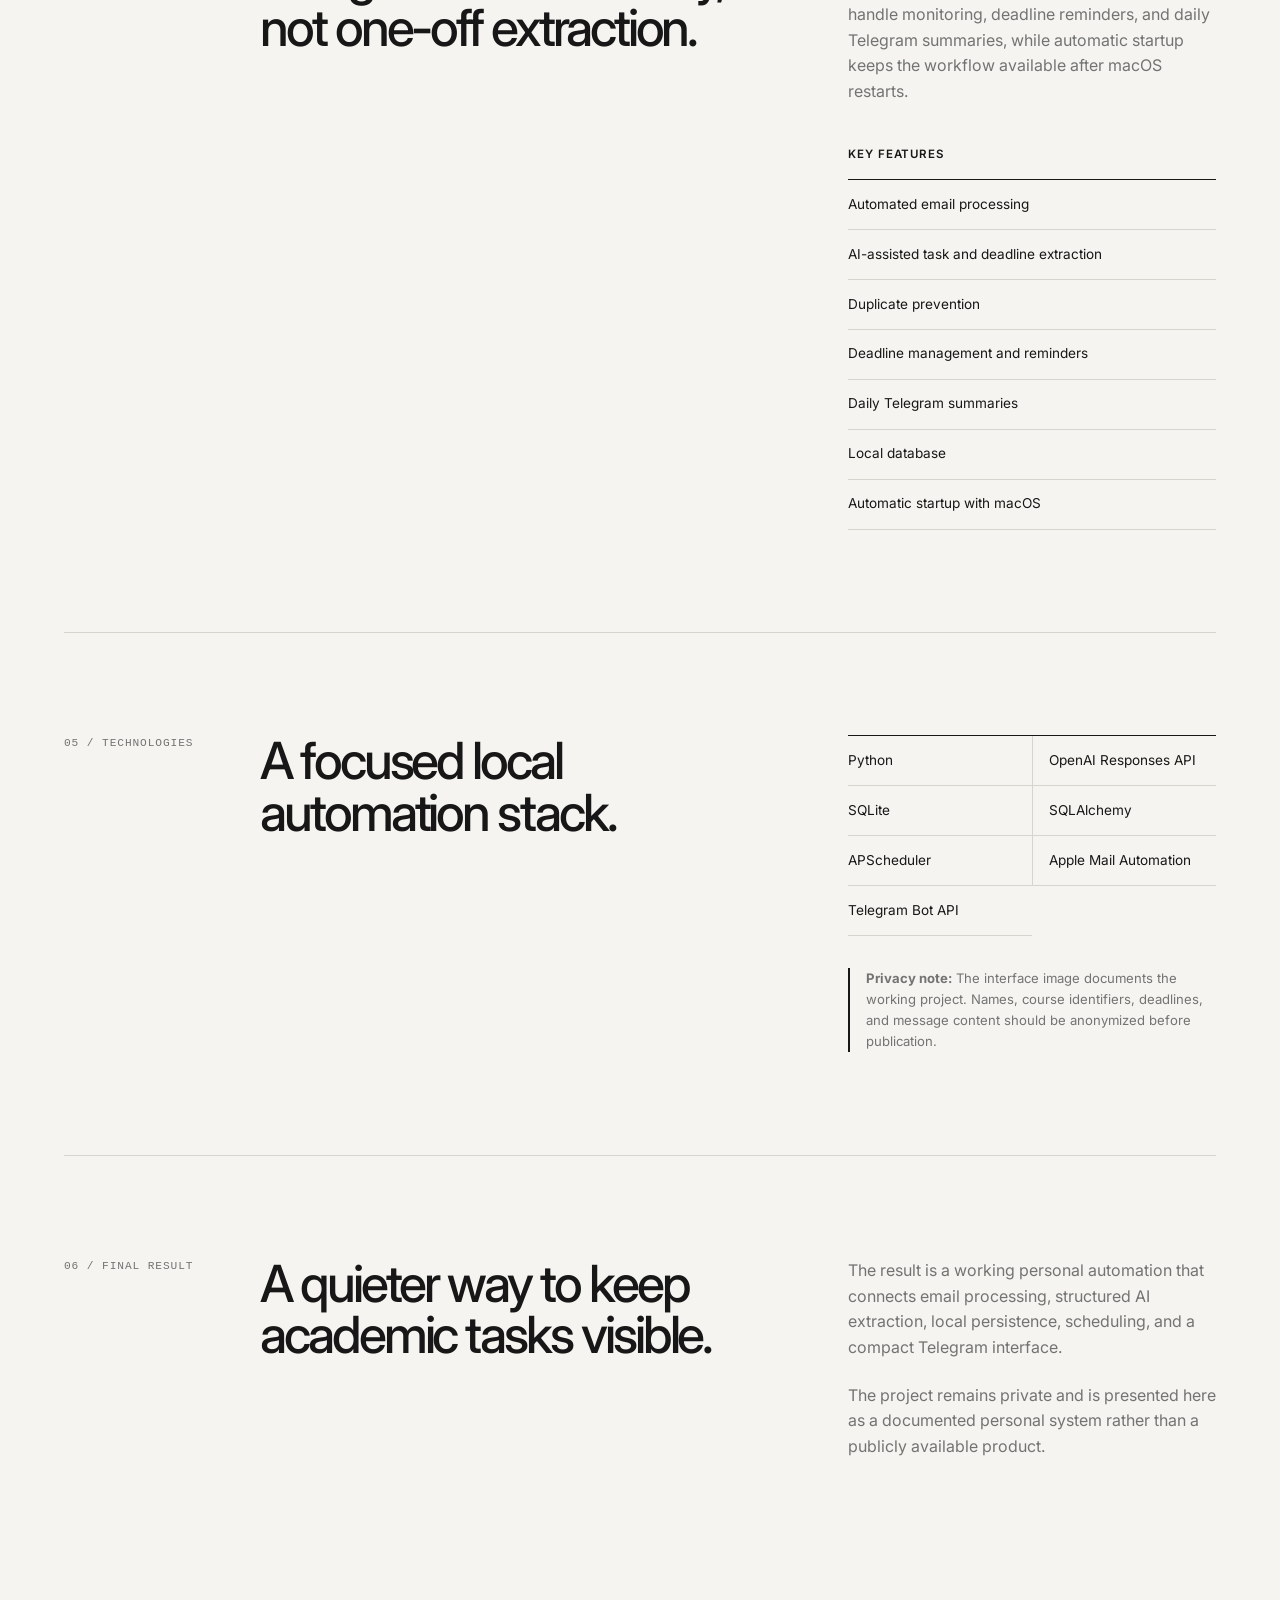
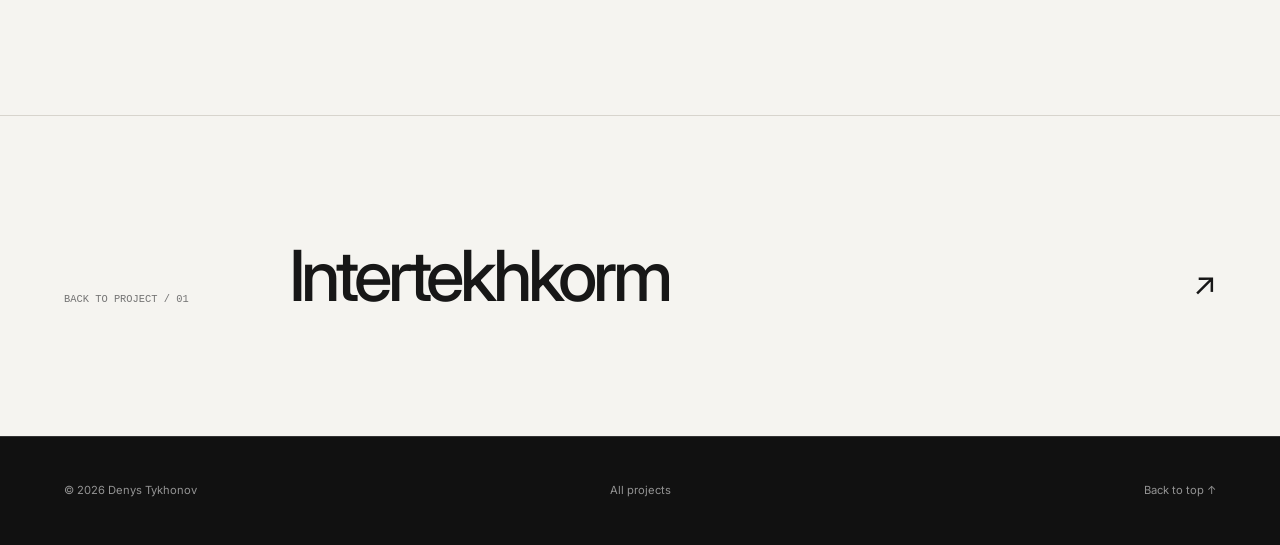
<file: projects/vse-homework-agent.html>
<!doctype html>
<html lang="en">
  <head>
    <meta charset="utf-8">
    <meta name="viewport" content="width=device-width, initial-scale=1">
    <meta name="theme-color" content="#F5F4F0">
    <meta name="description" content="VSE Homework Agent case study — a personal AI-assisted academic automation system built by Denys Tykhonov.">
    <meta property="og:type" content="article">
    <meta property="og:title" content="VSE Homework Agent — Case Study by Denys Tykhonov">
    <meta property="og:description" content="A local Python system that analyzes university email and delivers structured Telegram reminders.">
    <meta property="og:image" content="../assets/images/vse-agent.jpg">
    <title>VSE Homework Agent — Case Study by Denys Tykhonov</title>
    <link rel="icon" href="../assets/images/favicon.svg" type="image/svg+xml">
    <link rel="preconnect" href="https://fonts.googleapis.com">
    <link rel="preconnect" href="https://fonts.gstatic.com" crossorigin>
    <link rel="stylesheet" href="https://fonts.googleapis.com/css2?family=Inter:wght@400;500;600&amp;display=swap">
    <link rel="stylesheet" href="../assets/css/styles.css?v=4.2">
    <script src="../assets/js/main.js?v=4.2" defer></script>
  </head>
  <body id="top">
    <a class="skip-link" href="#main">Skip to content</a>
    <header class="site-header" data-header>
      <div class="shell header-inner">
        <a class="wordmark" href="../index.html" aria-label="Denys Tykhonov, home"><span class="wordmark-mark" aria-hidden="true">D/T</span><span>Denys Tykhonov</span></a>
        <button class="menu-toggle" type="button" aria-expanded="false" aria-controls="primary-navigation" aria-label="Open navigation"><span aria-hidden="true"></span></button>
        <nav aria-label="Primary navigation"><ul class="nav-list" id="primary-navigation"><li><a class="nav-link" href="index.html" aria-current="page"><span class="nav-link-window"><span class="nav-link-label"><span>Projects</span><span aria-hidden="true">Projects</span></span></span></a></li><li><a class="nav-link" href="../about.html"><span class="nav-link-window"><span class="nav-link-label"><span>About</span><span aria-hidden="true">About</span></span></span></a></li><li><a class="nav-link" href="../index.html#contact"><span class="nav-link-window"><span class="nav-link-label"><span>Contact</span><span aria-hidden="true">Contact</span></span></span></a></li></ul></nav>
      </div>
    </header>

    <main id="main">
      <article>
        <header class="case-hero shell">
          <div class="case-index hero-enter"><span>Case study / 02</span><span>Personal automation</span></div>
          <h1 class="case-title case-title--agent hero-enter">VSE Homework Agent</h1>
          <p class="case-summary hero-enter">A local Python system that analyzes university email, extracts assignments and deadlines, and delivers structured Telegram notifications.</p>
          <dl class="case-meta hero-enter"><div><dt>Type</dt><dd>Personal project</dd></div><div><dt>Interface</dt><dd>Telegram bot</dd></div><div><dt>Runtime</dt><dd>Local macOS service</dd></div><div><dt>Language</dt><dd>Python</dd></div></dl>
        </header>

        <figure class="case-cover case-cover--agent reveal">
          <span class="flow-note" aria-hidden="true">Mail → Extract → Store → Notify</span>
          <img class="agent-art" src="../assets/images/vse-agent.webp" width="460" height="1000" alt="Illustrated robot identity created for the VSE Homework Agent">
          <span class="telegram-frame">
            <img class="telegram-shot" src="../assets/images/vse-telegram.webp" width="459" height="1000" alt="Telegram interface generated by the VSE Homework Agent; private academic details are obscured">
            <span class="privacy-mask" aria-hidden="true"><span>Private academic content</span></span>
          </span>
        </figure>

        <div class="case-content shell">
          <section class="case-chapter reveal" aria-labelledby="overview-title"><p class="case-chapter-label">01 / Overview</p><h2 id="overview-title">A personal system for turning messages into a plan.</h2><div class="case-chapter-copy"><p>VSE Homework Agent is a personal real-world automation project. It monitors university email, extracts useful academic information, stores structured tasks locally, and sends readable updates through Telegram.</p><p>It is not a university service, public product, or client commission.</p></div></section>

          <section class="case-chapter reveal" aria-labelledby="problem-title"><p class="case-chapter-label">02 / The problem</p><h2 id="problem-title">Assignments arrive as messages, not as a reliable task list.</h2><div class="case-chapter-copy"><p>University email can contain new assignments, deadline changes, submission notices, and schedule updates in inconsistent formats. Important details can be spread across message subjects and bodies.</p></div></section>

          <section class="case-chapter reveal" aria-labelledby="solution-title"><p class="case-chapter-label">03 / The solution</p><h2 id="solution-title">A local pipeline from incoming mail to a timely reminder.</h2><div class="case-chapter-copy"><p>The workflow monitors Apple Mail, identifies relevant messages, uses the OpenAI Responses API to extract task details, stores normalized records in SQLite, and sends structured notifications through Telegram.</p><div class="case-flow" aria-label="Automation flow"><span>Mail</span><span>Extract</span><span>Store</span><span>Notify</span></div></div></section>

          <section class="case-chapter reveal" aria-labelledby="implementation-title"><p class="case-chapter-label">04 / Implementation</p><h2 id="implementation-title">Designed for continuity, not one-off extraction.</h2><div class="case-chapter-copy"><p>A local database keeps detected tasks and supports duplicate prevention. Scheduled jobs handle monitoring, deadline reminders, and daily Telegram summaries, while automatic startup keeps the workflow available after macOS restarts.</p><h3>Key features</h3><ul class="case-list"><li>Automated email processing</li><li>AI-assisted task and deadline extraction</li><li>Duplicate prevention</li><li>Deadline management and reminders</li><li>Daily Telegram summaries</li><li>Local database</li><li>Automatic startup with macOS</li></ul></div></section>

          <section class="case-chapter reveal" aria-labelledby="technology-title"><p class="case-chapter-label">05 / Technologies</p><h2 id="technology-title">A focused local automation stack.</h2><div class="case-chapter-copy"><ul class="technology-list" aria-label="Technology stack"><li>Python</li><li>OpenAI Responses API</li><li>SQLite</li><li>SQLAlchemy</li><li>APScheduler</li><li>Apple Mail Automation</li><li>Telegram Bot API</li></ul><p class="privacy-note"><strong>Privacy note:</strong> The interface image documents the working project. Names, course identifiers, deadlines, and message content should be anonymized before publication.</p></div></section>

          <section class="case-chapter case-chapter--result reveal" aria-labelledby="result-title"><p class="case-chapter-label">06 / Final result</p><h2 id="result-title">A quieter way to keep academic tasks visible.</h2><div class="case-chapter-copy"><p>The result is a working personal automation that connects email processing, structured AI extraction, local persistence, scheduling, and a compact Telegram interface.</p><p>The project remains private and is presented here as a documented personal system rather than a publicly available product.</p></div></section>
        </div>
      </article>

      <nav class="next-case" aria-label="Next project"><a class="shell next-case-link" href="intertekhkorm.html"><span>Back to project / 01</span><strong>Intertekhkorm</strong><span aria-hidden="true">↗</span></a></nav>
    </main>
    <footer class="site-footer"><div class="shell footer-inner"><span>© 2026 Denys Tykhonov</span><a href="index.html">All projects</a><a href="#top">Back to top ↑</a></div></footer>
  </body>
</html>
</file>
<file: assets/css/styles.css>
@view-transition {
  navigation: auto;
}

:root {
  --paper: #f5f4f0;
  --ink: #171717;
  --muted: #737373;
  --line: #d7d4cd;
  --dark: #111111;
  --light: #f5f4f0;
  --soft: #e9e8e3;
  --sans: "Inter", Arial, sans-serif;
  --mono: "SFMono-Regular", "Cascadia Mono", Consolas, monospace;
  --content: 90rem;
  --gutter: clamp(1.25rem, 5vw, 5rem);
  --header: 4.75rem;
  --section: clamp(6.5rem, 12vw, 12rem);
  --ease-out: cubic-bezier(0.16, 1, 0.3, 1);
  --ease-smooth: cubic-bezier(0.65, 0, 0.35, 1);
}

*,
*::before,
*::after {
  box-sizing: border-box;
}

html {
  scroll-behavior: smooth;
  scroll-padding-top: calc(var(--header) + 1rem);
  background: var(--paper);
}

body {
  overflow-x: clip;
  margin: 0;
  color: var(--ink);
  background: var(--paper);
  font-family: var(--sans);
  font-size: 1rem;
  line-height: 1.6;
  text-rendering: optimizeLegibility;
  -webkit-font-smoothing: antialiased;
}

body.menu-open {
  overflow: hidden;
}

.scroll-progress {
  position: fixed;
  z-index: 1000;
  top: 0;
  right: 0;
  left: 0;
  height: 2px;
  background: var(--ink);
  pointer-events: none;
  transform: scaleX(var(--scroll-progress, 0));
  transform-origin: left;
  will-change: transform;
}

img {
  display: block;
  max-width: 100%;
}

a {
  color: inherit;
  text-decoration: none;
}

button {
  border: 0;
  color: inherit;
  background: none;
  font: inherit;
}

::selection {
  color: var(--ink);
  background: #d9d8d3;
}

:focus-visible {
  outline: 2px solid var(--ink);
  outline-offset: 4px;
}

.visually-hidden {
  position: absolute;
  overflow: hidden;
  width: 1px;
  height: 1px;
  padding: 0;
  border: 0;
  margin: -1px;
  clip: rect(0 0 0 0);
  white-space: nowrap;
}

.skip-link {
  position: fixed;
  z-index: 1000;
  top: 0.75rem;
  left: 0.75rem;
  padding: 0.7rem 1rem;
  color: var(--light);
  background: var(--ink);
  transform: translateY(-180%);
  transition: transform 180ms ease;
}

.skip-link:focus {
  transform: translateY(0);
}

.shell {
  width: min(100%, var(--content));
  margin-inline: auto;
  padding-inline: var(--gutter);
}

.section-label,
.project-type,
.project-stack,
.case-chapter-label {
  margin: 0;
  font-family: var(--mono);
  font-size: 0.7rem;
  font-weight: 500;
  letter-spacing: 0.08em;
  line-height: 1.5;
  text-transform: uppercase;
}

/* Header */
.site-header {
  position: sticky;
  z-index: 100;
  top: 0;
  height: var(--header);
  background: color-mix(in srgb, var(--paper) 92%, transparent);
  backdrop-filter: blur(14px);
  transition: border-color 300ms ease, background-color 300ms ease;
}

.site-header.is-scrolled {
  border-bottom: 1px solid var(--line);
}

.header-inner {
  display: flex;
  align-items: center;
  justify-content: space-between;
  height: 100%;
}

.wordmark {
  position: relative;
  z-index: 4;
  display: inline-flex;
  align-items: center;
  gap: 0.65rem;
  min-height: 2.75rem;
  font-size: 0.82rem;
  font-weight: 600;
  letter-spacing: -0.02em;
}

.wordmark-mark {
  font-size: 0.63rem;
  letter-spacing: 0.1em;
}

.nav-list {
  display: flex;
  align-items: center;
  gap: clamp(1.75rem, 3vw, 3.25rem);
  margin: 0;
  padding: 0;
  list-style: none;
}

.nav-link {
  position: relative;
  display: inline-flex;
  align-items: center;
  min-height: 2.75rem;
  font-size: 0.8rem;
  font-weight: 500;
}

.nav-link-window {
  display: block;
  overflow: hidden;
  height: 1.25em;
  line-height: 1.25;
}

.nav-link-label {
  position: relative;
  display: block;
  transition: transform 460ms var(--ease-out);
}

.nav-link-label > span {
  display: block;
  height: 1.25em;
  line-height: 1.25;
  white-space: nowrap;
}

@media (hover: hover) and (pointer: fine) {
  .nav-link:hover .nav-link-label,
  .nav-link:focus-visible .nav-link-label {
    transform: translate3d(0, -1.25em, 0);
  }
}

.nav-link::after {
  position: absolute;
  right: 0;
  bottom: 0.35rem;
  left: 0;
  height: 1px;
  background: var(--ink);
  content: "";
  transform: scaleX(0);
  transform-origin: right;
  transition: transform 380ms var(--ease-out);
}

.nav-link:hover::after,
.nav-link:focus-visible::after,
.nav-link[aria-current="page"]::after {
  transform: scaleX(1);
  transform-origin: left;
}

.nav .nav-link {
  overflow: visible;
  margin: -0.5rem -0.45rem;
  padding: 0.5rem 0.45rem;
  white-space: nowrap;
  transform: translate3d(var(--nav-pull-x, 0), var(--nav-pull-y, 0), 0);
  transition: transform 420ms var(--ease-out);
}

.nav .nav-link.is-pulled {
  transition-duration: 120ms;
}

.nav .nav-roll,
.nav .nav-char {
  display: inline-block;
}

.nav .nav-roll {
  overflow: hidden;
  height: 1.6em;
  line-height: 1.6;
  vertical-align: middle;
}

.nav .nav-char {
  line-height: 1.6;
}

@media (hover: hover) and (prefers-reduced-motion: no-preference) {
  .nav .nav-char {
    text-shadow: 0 1.6em 0 currentColor;
    transition: transform 0.5s cubic-bezier(0.7, 0, 0.2, 1);
    transition-delay: calc(var(--i) * 25ms);
  }

  .nav .nav-link:hover .nav-char,
  .nav .nav-link:focus-visible .nav-char {
    transform: translate3d(0, -1.6em, 0);
  }
}

.menu-toggle {
  position: relative;
  z-index: 4;
  display: none;
  width: 3rem;
  height: 3rem;
  cursor: pointer;
}

.menu-toggle::before,
.menu-toggle span {
  position: absolute;
  left: 0.75rem;
  width: 1.5rem;
  height: 1px;
  background: currentColor;
  content: "";
  transition: top 400ms var(--ease-out), transform 400ms var(--ease-out);
}

.menu-toggle::before { top: 1.15rem; }
.menu-toggle span { top: 1.8rem; }
.menu-toggle[aria-expanded="true"]::before { top: 1.5rem; transform: rotate(45deg); }
.menu-toggle[aria-expanded="true"] span { top: 1.5rem; transform: rotate(-45deg); }

/* Shared links */
.line-link,
.quiet-link {
  position: relative;
  display: inline-flex;
  align-items: center;
  gap: 0.75rem;
  min-height: 2.75rem;
  font-size: 0.82rem;
  font-weight: 600;
}

.line-link {
  padding-bottom: 0.18rem;
}

.line-link::after,
.quiet-link::after {
  position: absolute;
  right: 0;
  bottom: 0;
  left: 0;
  height: 1px;
  background: currentColor;
  content: "";
  transform: scaleX(0);
  transform-origin: left;
  transition: transform 380ms var(--ease-out);
}

.quiet-link::after { bottom: 0.35rem; }
.line-link:hover::after,
.line-link:focus-visible::after,
.quiet-link:hover::after,
.quiet-link:focus-visible::after { transform: scaleX(1); }
.line-link span:last-child,
.quiet-link span:last-child { transition: transform 380ms var(--ease-out); }
.line-link:hover span:last-child,
.line-link:focus-visible span:last-child,
.quiet-link:hover span:last-child,
.quiet-link:focus-visible span:last-child { transform: translate(0.22rem, -0.22rem); }
.line-link--light,
.quiet-link--light { color: var(--light); }

/* Home hero */
.home-hero {
  min-height: calc(100svh - var(--header));
}

.hero-inner {
  display: grid;
  grid-template-rows: auto 1fr auto;
  min-height: min(48rem, calc(90svh - var(--header)));
  padding-block: clamp(1.5rem, 3vh, 2.5rem) clamp(3rem, 6vh, 5rem);
}

.hero-meta,
.page-hero-meta,
.case-index {
  display: flex;
  justify-content: space-between;
  gap: 2rem;
  padding-bottom: 1rem;
  border-bottom: 1px solid var(--line);
  color: var(--muted);
  font-family: var(--mono);
  font-size: 0.65rem;
  letter-spacing: 0.1em;
  text-transform: uppercase;
}

.hero-name {
  display: flex;
  align-self: end;
  gap: 0.18em;
  margin: clamp(3.5rem, 8vh, 7rem) 0 clamp(2.5rem, 5vh, 4rem);
  font-size: clamp(4.25rem, 6.2vw, 6rem);
  font-weight: 600;
  letter-spacing: -0.075em;
  line-height: 0.88;
  white-space: nowrap;
}

.hero-name-line {
  display: block;
  animation: hero-rise 650ms var(--ease-out) both;
}

.hero-name-line:first-child { animation-delay: 40ms; }
.hero-name-line:last-child { animation-delay: 90ms; }

.hero-statement {
  position: relative;
  display: grid;
  grid-template-columns: repeat(12, minmax(0, 1fr));
  gap: 1.5rem;
  align-items: start;
  padding-top: clamp(1.75rem, 3.5vw, 3rem);
  border-top: 1px solid var(--ink);
}

.hero-role {
  grid-column: 1 / 9;
  margin: 0;
  max-width: 17ch;
  font-size: clamp(2.1rem, 3.7vw, 3.65rem);
  font-weight: 500;
  letter-spacing: -0.05em;
  line-height: 1;
}

.hero-title {
  margin-block: -40px;
  padding-block: 40px;
}

.hero-title.is-liquid-active {
  will-change: filter;
}

.hero-interaction-hint {
  display: none;
}

.hero-kinetic {
  --kinetic-x-one: 0px;
  --kinetic-y-one: 0px;
  --kinetic-x-two: 0px;
  --kinetic-y-two: 0px;
  position: relative;
  isolation: isolate;
  cursor: crosshair;
}

.hero-kinetic-stage {
  position: relative;
  display: block;
  overflow: hidden;
  contain: paint;
}

.hero-kinetic-gate,
.hero-kinetic-invert {
  position: absolute;
  inset: 0;
  pointer-events: none;
}

.hero-kinetic-gate {
  z-index: 2;
  background: var(--ink);
  opacity: 0;
  transform: scaleX(0);
  transform-origin: left center;
}

.hero-kinetic-invert {
  z-index: 3;
  color: var(--paper);
  opacity: 0;
}

.hero-kinetic-invert span,
.hero-kinetic-line {
  display: block;
}

.hero-kinetic-line {
  position: relative;
  z-index: 1;
  opacity: 1;
  transition: transform 500ms var(--ease-out);
}

.hero-kinetic-line--one {
  transform: translate3d(var(--kinetic-x-one), var(--kinetic-y-one), 0);
}

.hero-kinetic-line--two {
  transform: translate3d(var(--kinetic-x-two), var(--kinetic-y-two), 0);
}

.hero-kinetic-status {
  position: absolute;
  top: -1.45rem;
  right: 0;
  display: grid;
  justify-items: end;
  color: var(--muted);
  font-family: var(--mono);
  font-size: 0.54rem;
  font-weight: 500;
  letter-spacing: 0.09em;
  line-height: 1;
  text-transform: uppercase;
  pointer-events: none;
}

.hero-kinetic-status span {
  grid-area: 1 / 1;
  opacity: 0;
}

.hero-kinetic.is-kinetic-active .hero-kinetic-gate {
  animation: kinetic-gate 1.75s 220ms var(--ease-smooth) both;
  will-change: opacity, transform;
}

.hero-kinetic.is-kinetic-active .hero-kinetic-invert {
  animation: kinetic-invert 1.75s 220ms linear both;
  will-change: opacity;
}

.hero-kinetic.is-kinetic-active .hero-kinetic-line--one {
  animation: kinetic-line-one 1.85s 180ms cubic-bezier(0.16, 1, 0.3, 1) both;
  will-change: opacity, transform;
}

.hero-kinetic.is-kinetic-active .hero-kinetic-line--two {
  animation: kinetic-line-two 1.85s 230ms cubic-bezier(0.16, 1, 0.3, 1) both;
  will-change: opacity, transform;
}

.hero-kinetic.is-kinetic-active .hero-kinetic-status span:first-child {
  animation: kinetic-status-input 1.75s 220ms linear both;
}

.hero-kinetic.is-kinetic-active .hero-kinetic-status span:last-child {
  animation: kinetic-status-lock 1.75s 220ms linear both;
}

.hero-intro {
  grid-column: 9 / 13;
  max-width: 23rem;
  justify-self: end;
}

.hero-intro > p { margin-top: 0; }

.hero-support {
  margin-bottom: 1.75rem;
  color: var(--muted);
  font-size: clamp(1rem, 1.3vw, 1.15rem);
  letter-spacing: -0.01em;
  line-height: 1.6;
}

.hero-actions {
  display: flex;
  flex-wrap: wrap;
  gap: 0.75rem 1.75rem;
}

.hero-enter {
  animation: hero-rise 650ms 130ms var(--ease-out) both;
}

.hero-statement .hero-enter:first-child { animation-delay: 140ms; }
.hero-statement .hero-enter:last-child { animation-delay: 190ms; }

@keyframes hero-rise {
  from { opacity: 0; transform: translateY(1.25rem); }
  to { opacity: 1; transform: translateY(0); }
}

@keyframes kinetic-gate {
  0% { opacity: 1; transform: translate3d(0, 0, 0) scaleX(0); }
  8% { opacity: 1; transform: translate3d(0, 0, 0) scaleX(0.018); }
  14% { opacity: 1; transform: translate3d(0, 0, 0) scaleX(0.075); }
  31% { opacity: 1; transform: translate3d(0, 0, 0) scaleX(1); }
  47% { opacity: 1; transform: translate3d(0, 0, 0) scaleX(1); }
  70% { opacity: 1; transform: translate3d(104%, 0, 0) scaleX(1); }
  71%, 100% { opacity: 0; transform: translate3d(104%, 0, 0) scaleX(1); }
}

@keyframes kinetic-invert {
  0%, 27% { opacity: 0; }
  31%, 66% { opacity: 1; }
  72%, 100% { opacity: 0; }
}

@keyframes kinetic-line-one {
  0%, 40% { opacity: 0; transform: translate3d(-108%, 0, 0); }
  58% { opacity: 0.82; transform: translate3d(-16%, 0, 0); }
  72% { opacity: 1; transform: translate3d(2.5%, 0, 0); }
  84%, 100% { opacity: 1; transform: translate3d(0, 0, 0); }
}

@keyframes kinetic-line-two {
  0%, 43% { opacity: 0; transform: translate3d(108%, 0, 0); }
  61% { opacity: 0.82; transform: translate3d(15%, 0, 0); }
  75% { opacity: 1; transform: translate3d(-2%, 0, 0); }
  87%, 100% { opacity: 1; transform: translate3d(0, 0, 0); }
}

@keyframes kinetic-status-input {
  0%, 8% { opacity: 0; transform: translateY(0.3rem); }
  12%, 43% { opacity: 1; transform: translateY(0); }
  49%, 100% { opacity: 0; transform: translateY(-0.2rem); }
}

@keyframes kinetic-status-lock {
  0%, 55% { opacity: 0; transform: translateY(0.25rem); }
  60%, 82% { opacity: 1; transform: translateY(0); }
  90%, 100% { opacity: 0; transform: translateY(-0.2rem); }
}

/* Home projects */
.work-section {
  padding-top: var(--section);
  border-top: 1px solid var(--line);
}

.editorial-head {
  display: grid;
  grid-template-columns: repeat(12, minmax(0, 1fr));
  gap: 1.5rem;
  align-items: start;
  margin-bottom: clamp(4rem, 8vw, 8rem);
}

.editorial-head .section-label { grid-column: 1 / 3; color: var(--muted); }

.display-title {
  grid-column: 3 / 10;
  margin: 0;
  font-size: clamp(3.5rem, 6.6vw, 6.25rem);
  font-weight: 500;
  letter-spacing: -0.075em;
  line-height: 0.82;
}


.head-note {
  grid-column: 10 / 13;
  max-width: 19rem;
  margin: 0;
  color: var(--muted);
  font-size: 0.9rem;
}

.featured-project--web {
  padding-bottom: clamp(7rem, 14vw, 13rem);
}

.project-visual {
  position: relative;
  display: block;
  overflow: hidden;
  aspect-ratio: 55 / 29;
  background: #e7e6e1;
  transition: translate 500ms var(--ease-out);
}

.project-visual img {
  width: 100%;
  height: 100%;
  object-fit: cover;
  transition: transform 900ms var(--ease-out), filter 500ms ease;
}

.project-visual-index,
.project-visual-action {
  position: absolute;
  z-index: 2;
  top: 1.25rem;
  padding: 0.55rem 0.7rem;
  color: var(--ink);
  background: var(--paper);
  font-family: var(--mono);
  font-size: 0.62rem;
  letter-spacing: 0.08em;
  text-transform: uppercase;
}

.project-visual-index { left: 1.25rem; }
.project-visual-action { right: 1.25rem; opacity: 0; transform: translateY(0.5rem); transition: opacity 350ms ease, transform 450ms var(--ease-out); }
.project-visual:hover img,
.project-visual:focus-visible img { transform: scale(1.025); }
.project-visual:hover,
.project-visual:focus-visible { translate: 0 -4px; }
.project-visual:hover .project-visual-action,
.project-visual:focus-visible .project-visual-action { opacity: 1; transform: translateY(0); }

.project-info {
  display: grid;
  grid-template-columns: repeat(12, minmax(0, 1fr));
  gap: 1.5rem;
  align-items: start;
  padding-top: 2rem;
}

.project-info > div { grid-column: 1 / 6; }
.project-info .project-description { grid-column: 7 / 10; }
.project-info .project-stack { grid-column: 10 / 13; }

.project-type { color: var(--muted); }

.project-name {
  margin: 0.7rem 0 0;
  font-size: clamp(2.8rem, 5vw, 5rem);
  font-weight: 500;
  letter-spacing: -0.065em;
  line-height: 0.95;
}

.project-name a {
  transition: color 300ms ease;
}

.project-name a:hover { color: var(--muted); }

.project-description {
  margin: 0;
  color: var(--muted);
  font-size: 0.92rem;
  line-height: 1.65;
}

.project-stack {
  color: var(--muted);
}

.featured-project--automation {
  position: relative;
  overflow: hidden;
  color: var(--light);
  background: var(--dark);
}

.automation-grid {
  display: grid;
  grid-template-columns: repeat(12, minmax(0, 1fr));
  gap: 1.5rem;
  align-items: center;
  min-height: min(58rem, 95svh);
  padding-block: clamp(5rem, 10vw, 9rem);
}

.automation-copy { grid-column: 1 / 6; }
.automation-copy .project-type { color: rgba(255,255,255,0.52); }
.project-name--light { margin-block: 1.5rem 2rem; }
.project-name--light a:hover { color: rgba(255,255,255,0.62); }
.automation-copy .project-description { max-width: 30rem; color: rgba(255,255,255,0.67); }
.automation-copy .project-stack { margin: 2rem 0; color: rgba(255,255,255,0.46); }

.automation-visual,
.project-index-devices,
.case-cover--agent {
  position: relative;
  display: grid;
  grid-template-columns: minmax(0, 0.72fr) minmax(14rem, 1fr);
  gap: clamp(1rem, 3vw, 3rem);
  align-items: center;
}

.automation-visual { grid-column: 7 / 13; min-height: 42rem; }
.flow-note {
  position: absolute;
  top: 0;
  right: 0;
  color: rgba(255,255,255,0.5);
  font-family: var(--mono);
  font-size: 0.62rem;
  letter-spacing: 0.08em;
  text-transform: uppercase;
}

.agent-art {
  width: min(100%, 19rem);
  height: auto;
  aspect-ratio: 1;
  justify-self: center;
  border-radius: 50%;
  object-fit: cover;
  object-position: center 49%;
  transition: transform 800ms var(--ease-out);
}

.telegram-frame {
  position: relative;
  display: block;
  width: min(100%, 23rem);
  justify-self: center;
  overflow: hidden;
  border: 1px solid rgba(255,255,255,0.14);
  border-radius: 1.7rem;
  box-shadow: 0 2rem 5rem rgba(0,0,0,0.3);
  transition: transform 800ms var(--ease-out);
}

.telegram-shot {
  display: block;
  width: 100%;
  height: auto;
  object-fit: contain;
}

.privacy-mask {
  position: absolute;
  inset: 10% 0 0;
  display: grid;
  place-items: center;
  padding: 1rem;
  color: rgba(255,255,255,0.78);
  background: rgba(18,18,18,0.78);
  border: 1px solid rgba(255,255,255,0.16);
  border-radius: 1rem 1rem 0 0;
  backdrop-filter: blur(13px);
  -webkit-backdrop-filter: blur(13px);
}

.privacy-mask span {
  padding: 0.55rem 0.75rem;
  background: rgba(18,18,18,0.72);
  border-radius: 999px;
  font-family: var(--mono);
  font-size: 0.58rem;
  letter-spacing: 0.08em;
  text-align: center;
  text-transform: uppercase;
}

.automation-visual:hover .agent-art { transform: rotate(-2deg) scale(1.02); }
.automation-visual:hover .telegram-frame { transform: translateY(-0.5rem) rotate(1deg); }

.agent-demo {
  grid-column: 1 / 13;
  margin-top: clamp(2rem, 5vw, 5rem);
  border-top: 1px solid rgba(255,255,255,0.22);
  border-bottom: 1px solid rgba(255,255,255,0.22);
}

.agent-demo-head {
  display: flex;
  align-items: center;
  justify-content: space-between;
  gap: 1.5rem;
  padding-block: 1rem;
  border-bottom: 1px solid rgba(255,255,255,0.14);
  color: rgba(255,255,255,0.58);
  font-family: var(--mono);
  font-size: 0.64rem;
  letter-spacing: 0.09em;
  text-transform: uppercase;
}

.system-state {
  display: inline-flex;
  align-items: center;
  gap: 0.55rem;
  color: var(--light);
}

.system-state i {
  width: 0.45rem;
  height: 0.45rem;
  background: var(--light);
  border-radius: 50%;
  animation: system-pulse 1.6s steps(2, end) infinite;
}

.demo-sequence {
  margin: 0;
  padding: 0;
  list-style: none;
}

.demo-step {
  display: grid;
  grid-template-columns: 4rem minmax(0, 1fr) auto;
  gap: 1.5rem;
  align-items: center;
  padding-block: clamp(1.15rem, 2vw, 1.65rem);
  border-bottom: 1px solid rgba(255,255,255,0.1);
  color: rgba(255,255,255,0.72);
  transition: color 450ms ease, padding-inline 550ms var(--ease-out);
}

.js .demo-step {
  color: rgba(255,255,255,0.36);
  animation: demo-cycle 8s linear infinite both;
  animation-play-state: paused;
}

.agent-demo.is-visible .demo-step { animation-play-state: running; }
.demo-step:last-child { border-bottom: 0; }
.demo-step:nth-child(2) { animation-delay: 2s; }
.demo-step:nth-child(3) { animation-delay: 4s; }
.demo-step:nth-child(4) { animation-delay: 6s; }
.demo-index,
.demo-status { font-family: var(--mono); font-size: 0.68rem; letter-spacing: 0.06em; text-transform: uppercase; }
.demo-event { font-size: clamp(1rem, 1.5vw, 1.25rem); letter-spacing: -0.02em; }

@keyframes demo-cycle {
  0%, 5% { color: rgba(255,255,255,0.36); padding-inline: 0; }
  8%, 22% { color: var(--light); padding-inline: 0.75rem; }
  26%, 100% { color: rgba(255,255,255,0.36); padding-inline: 0; }
}

@keyframes system-pulse {
  50% { opacity: 0.35; }
}

/* About preview and contact */
.about-preview {
  padding-block: var(--section);
}

.about-preview-grid,
.about-story {
  display: grid;
  grid-template-columns: repeat(12, minmax(0, 1fr));
  gap: 1.5rem;
  align-items: start;
}

.about-preview-grid > .section-label { grid-column: 1 / 3; color: var(--muted); }
.about-preview-copy { grid-column: 3 / 9; }

.about-preview-title {
  margin: 0 0 2rem;
  max-width: 16ch;
  font-size: clamp(2.4rem, 4vw, 3.8rem);
  font-weight: 500;
  letter-spacing: -0.035em;
  line-height: 1.05;
}

.about-preview-copy > p { max-width: 35rem; margin: 0 0 2rem; color: var(--muted); font-size: 1.05rem; }

.capability-rail {
  grid-column: 10 / 13;
  margin: 0;
  padding: 0;
  border-top: 1px solid var(--ink);
  list-style: none;
}

.capability-rail li {
  display: grid;
  grid-template-columns: 2.5rem 1fr;
  gap: 0.75rem;
  padding-block: 1rem;
  border-bottom: 1px solid var(--line);
  font-size: 0.8rem;
}

.capability-rail span { color: var(--muted); font-family: var(--mono); font-size: 0.62rem; }

.contact-section {
  overflow: hidden;
  color: var(--light);
  background: var(--dark);
}

.contact-inner { padding-block: var(--section); }

.contact-meta {
  display: flex;
  justify-content: space-between;
  gap: 2rem;
  padding-bottom: 1.25rem;
  border-bottom: 1px solid rgba(255,255,255,0.18);
  color: rgba(255,255,255,0.5);
  font-family: var(--mono);
  font-size: 0.65rem;
  letter-spacing: 0.08em;
  text-transform: uppercase;
}

.contact-title {
  max-width: 11ch;
  margin: clamp(4rem, 8vw, 7rem) 0;
  font-size: clamp(3.75rem, 7vw, 6.9rem);
  font-weight: 500;
  letter-spacing: -0.06em;
  line-height: 0.9;
}


.contact-row {
  display: flex;
  align-items: end;
  justify-content: space-between;
  gap: 2rem;
}

.contact-email {
  display: inline-flex;
  gap: 1rem;
  padding-bottom: 0.4rem;
  border-bottom: 1px solid rgba(255,255,255,0.55);
  font-size: clamp(1rem, 2vw, 1.35rem);
}

.site-footer {
  color: rgba(255,255,255,0.55);
  background: var(--dark);
}

.footer-inner {
  display: grid;
  grid-template-columns: 1fr auto 1fr;
  gap: 1.5rem;
  align-items: center;
  padding-block: 2rem;
  border-top: 1px solid rgba(255,255,255,0.14);
  font-size: 0.7rem;
}

.footer-inner span:nth-child(2) { text-align: center; }
.footer-inner a:last-child { justify-self: end; }
.footer-inner a { display: inline-flex; align-items: center; min-height: 2.75rem; }

/* Shared page hero */
.page-hero {
  overflow: clip;
  min-height: min(46rem, calc(82svh - var(--header)));
  padding-block: clamp(3rem, 7vh, 6rem) clamp(5rem, 10vw, 8rem);
}

.page-title {
  max-width: 12ch;
  margin: clamp(5rem, 10vw, 9rem) 0 0;
  font-size: clamp(3.75rem, 7vw, 6.75rem);
  font-weight: 500;
  letter-spacing: -0.06em;
  line-height: 0.9;
}


.page-hero--about .page-title {
  max-width: 14ch;
  font-size: clamp(3.25rem, 6vw, 5.4rem);
  line-height: 0.96;
}

.page-deck {
  width: min(100%, 34rem);
  margin: clamp(3rem, 6vw, 5rem) 0 0 auto;
  color: var(--muted);
  font-size: clamp(1.1rem, 1.8vw, 1.45rem);
  letter-spacing: -0.025em;
  line-height: 1.5;
}

/* About page */
.about-story {
  padding-block: var(--section);
  border-top: 1px solid var(--line);
}

.about-story > .section-label { grid-column: 1 / 3; color: var(--muted); }

.story-article {
  grid-column: 3 / 9;
  width: min(100%, 42.5rem);
}

.story-heading {
  margin: 0 0 clamp(3rem, 6vw, 5rem);
  font-size: clamp(2.5rem, 4vw, 3.8rem);
  font-weight: 500;
  letter-spacing: -0.04em;
  line-height: 1.04;
}

.story-intro,
.story-copy {
  max-width: 42.5rem;
  color: var(--ink);
  font-family: var(--sans);
  font-size: clamp(1.075rem, 1.35vw, 1.2rem);
  font-weight: 400;
  letter-spacing: 0;
  line-height: 1.7;
}

.story-intro {
  margin: 0 0 2.25rem;
}

.story-copy p { margin: 0 0 1.8rem; }
.story-copy p:last-child { margin-bottom: 0; }

.about-facts {
  grid-column: 10 / 13;
  padding-top: 0.35rem;
}

.about-facts dl { margin: 0; }
.about-facts dl > div { padding-block: 1rem 1.2rem; border-top: 1px solid var(--line); }
.about-facts dl > div:last-child { border-bottom: 1px solid var(--line); }
.about-facts dt { margin-bottom: 0.55rem; color: var(--muted); font-family: var(--mono); font-size: 0.62rem; letter-spacing: 0.08em; text-transform: uppercase; }
.about-facts dd { margin: 0; font-size: 0.86rem; line-height: 1.55; }

.capabilities-section {
  padding-block: var(--section);
  background: #eceae4;
}

.editorial-head--compact { margin-bottom: clamp(3rem, 7vw, 6rem); }
.editorial-head--compact .display-title { font-size: clamp(3.3rem, 6vw, 6rem); }

.capabilities-list {
  margin: 0;
  padding: 0;
  border-top: 1px solid var(--ink);
  list-style: none;
}

.capabilities-list li {
  display: grid;
  grid-template-columns: 1fr 5fr 4fr;
  gap: 1.5rem;
  align-items: center;
  padding-block: clamp(1.7rem, 3.5vw, 3rem);
  border-bottom: 1px solid var(--line);
  transition: padding-inline 450ms var(--ease-out), color 300ms ease;
}

.capabilities-list li:hover { padding-inline: 1rem; color: var(--muted); }
.capabilities-list li > span { font-family: var(--mono); font-size: 0.65rem; color: var(--muted); }
.capabilities-list strong { font-size: clamp(1.4rem, 2.7vw, 2.6rem); font-weight: 500; letter-spacing: -0.045em; }
.capabilities-list small { color: var(--muted); font-size: 0.85rem; }

/* Projects index */
.projects-index {
  display: grid;
  gap: clamp(8rem, 16vw, 15rem);
  padding-bottom: var(--section);
}

.project-index-item--wide {
  display: grid;
  grid-template-columns: repeat(12, minmax(0, 1fr));
  gap: 1.5rem;
  align-items: end;
}

.project-index-media {
  position: relative;
  grid-column: 1 / 10;
  overflow: hidden;
  aspect-ratio: 55 / 29;
  background: #e7e6e1;
  transition: translate 500ms var(--ease-out);
}

.project-index-media img { width: 100%; height: 100%; object-fit: cover; transition: transform 900ms var(--ease-out); }
.project-index-media > span { position: absolute; right: 1.25rem; bottom: 1.25rem; padding: 0.55rem 0.7rem; background: var(--paper); font-family: var(--mono); font-size: 0.62rem; text-transform: uppercase; opacity: 0; transform: translateY(0.5rem); transition: opacity 350ms ease, transform 450ms var(--ease-out); }
.project-index-media:hover,
.project-index-media:focus-visible { translate: 0 -4px; }
.project-index-media:hover img,
.project-index-media:focus-visible img { transform: scale(1.025); }
.project-index-media:hover > span { opacity: 1; transform: translateY(0); }

.project-index-copy { grid-column: 10 / 13; }
.project-index-copy h2 { margin: 1rem 0 1.5rem; font-size: clamp(2.4rem, 3.5vw, 3.5rem); font-weight: 500; letter-spacing: -0.065em; line-height: 0.94; }
.project-index-copy > p:not(.project-type):not(.project-stack) { margin: 0 0 1.5rem; color: var(--muted); font-size: 0.9rem; }
.project-index-copy .project-stack { color: var(--muted); }

.project-index-item--dark {
  display: grid;
  grid-template-columns: repeat(12, minmax(0, 1fr));
  gap: 1.5rem;
  align-items: center;
  min-height: 50rem;
  padding: clamp(3rem, 6vw, 6rem);
  color: var(--light);
  background: var(--dark);
}

.project-index-item--dark .project-index-copy { grid-column: 1 / 6; }
.project-index-item--dark .project-type { color: rgba(255,255,255,0.52); }
.project-index-item--dark .project-index-copy > p:not(.project-type):not(.project-stack),
.project-index-item--dark .project-stack { color: rgba(255,255,255,0.58); }
.project-index-item--dark .line-link { margin-top: 1.5rem; }
.project-index-devices {
  grid-column: 7 / 13;
  min-height: 38rem;
  transition: translate 500ms var(--ease-out);
}

.project-index-devices:hover,
.project-index-devices:focus-visible { translate: 0 -4px; }
.project-index-devices:hover .agent-art,
.project-index-devices:focus-visible .agent-art { transform: scale(1.025); }
.project-index-devices:hover .telegram-frame,
.project-index-devices:focus-visible .telegram-frame { transform: translateY(-4px); }

/* Case studies */
.case-hero { padding-block: clamp(3rem, 6vw, 5.5rem) clamp(4rem, 8vw, 7rem); }

.case-title {
  margin: clamp(4rem, 8vw, 7rem) 0 0;
  font-size: clamp(4.6rem, 8.5vw, 8rem);
  font-weight: 500;
  letter-spacing: -0.07em;
  line-height: 0.88;
}

.case-title--agent { max-width: 10ch; font-size: clamp(4.3rem, 7.8vw, 7.4rem); }

.case-summary {
  width: min(100%, 48rem);
  margin: clamp(3rem, 6vw, 5rem) 0 0 auto;
  color: var(--muted);
  font-size: clamp(1.15rem, 2vw, 1.5rem);
  letter-spacing: -0.025em;
  line-height: 1.5;
}

.case-meta {
  display: grid;
  grid-template-columns: repeat(4, 1fr);
  gap: 1.5rem;
  margin: clamp(3rem, 6vw, 5rem) 0 0;
  padding: 1.5rem 0 0;
  border-top: 1px solid var(--line);
}

.case-meta dt { margin-bottom: 0.5rem; color: var(--muted); font-family: var(--mono); font-size: 0.62rem; letter-spacing: 0.08em; text-transform: uppercase; }
.case-meta dd { margin: 0; font-size: 0.85rem; }

.case-cover { margin: 0; }
.case-cover--web { overflow: hidden; aspect-ratio: 55 / 29; background: #e7e6e1; }
.case-cover--web img { width: 100%; height: 100%; object-fit: cover; }
.case-cover--agent { min-height: min(60rem, 95svh); padding: clamp(3rem, 8vw, 8rem); color: var(--light); background: var(--dark); grid-template-columns: minmax(0, 0.75fr) minmax(18rem, 0.65fr); justify-content: center; }
.case-cover--agent .flow-note { top: clamp(2rem, 4vw, 4rem); right: clamp(2rem, 4vw, 4rem); }
.case-cover--agent .agent-art { width: min(100%, 26rem); }
.case-cover--agent .telegram-frame { width: min(100%, 21rem); }

.case-content { padding-block: var(--section); }

.case-chapter {
  display: grid;
  grid-template-columns: repeat(12, minmax(0, 1fr));
  gap: 1.5rem;
  padding-block: clamp(4.5rem, 8vw, 8rem);
  border-top: 1px solid var(--line);
}

.case-chapter:first-child { padding-top: 0; border-top: 0; }
.case-chapter-label { grid-column: 1 / 3; color: var(--muted); }
.case-chapter h2 { grid-column: 3 / 8; margin: 0; font-size: clamp(2.2rem, 4vw, 4rem); font-weight: 500; letter-spacing: -0.06em; line-height: 1; }
.case-chapter-copy { grid-column: 9 / 13; }
.case-chapter-copy > p { margin: 0 0 1.4rem; color: var(--muted); }
.case-chapter-copy > p:last-child { margin-bottom: 0; }
.case-chapter-copy h3 { margin: 2.5rem 0 1rem; font-size: 0.72rem; font-weight: 600; letter-spacing: 0.08em; text-transform: uppercase; }

.case-list,
.technology-list {
  margin: 0;
  padding: 0;
  border-top: 1px solid var(--ink);
  list-style: none;
}

.case-list li,
.technology-list li { padding-block: 0.85rem; border-bottom: 1px solid var(--line); font-size: 0.85rem; }
.technology-list { display: grid; grid-template-columns: 1fr 1fr; }
.technology-list li:nth-child(odd) { padding-right: 1rem; }
.technology-list li:nth-child(even) { padding-left: 1rem; border-left: 1px solid var(--line); }

.case-detail {
  overflow: hidden;
  aspect-ratio: 16 / 9;
  margin-block: clamp(2rem, 5vw, 5rem);
  background: #e7e6e1;
}

.case-detail img { width: 100%; height: 100%; object-fit: cover; object-position: center 72%; transform: scale(1.08); }

.case-flow { display: grid; grid-template-columns: repeat(4, 1fr); margin-top: 2.5rem; border-block: 1px solid var(--ink); }
.case-flow span { position: relative; padding: 1.25rem 0.7rem; border-right: 1px solid var(--line); font-family: var(--mono); font-size: 0.68rem; text-align: center; text-transform: uppercase; }
.case-flow span:last-child { border-right: 0; }
.case-flow span:not(:last-child)::after { position: absolute; z-index: 1; top: 50%; right: -0.3rem; width: 0.6rem; color: var(--ink); background: var(--paper); content: "→"; transform: translateY(-50%); }

.privacy-note { margin-top: 2rem !important; padding-left: 1rem; border-left: 2px solid var(--ink); font-size: 0.82rem; }
.case-actions { display: flex; flex-wrap: wrap; gap: 1rem 2rem; margin-top: 2.5rem; }

.next-case { border-top: 1px solid var(--line); }
.next-case-link { display: grid; grid-template-columns: 2fr 8fr 1fr; gap: 1.5rem; align-items: end; padding-block: clamp(5rem, 10vw, 9rem); }
.next-case-link > span:first-child { color: var(--muted); font-family: var(--mono); font-size: 0.65rem; text-transform: uppercase; }
.next-case-link strong { font-size: clamp(3rem, 5.5vw, 5.5rem); font-weight: 500; letter-spacing: -0.06em; line-height: 0.9; transition: color 300ms ease; }
.next-case-link > span:last-child { justify-self: end; font-size: 2rem; transition: transform 400ms var(--ease-out); }
.next-case-link:hover strong { color: var(--muted); }
.next-case-link:hover > span:last-child { transform: translate(0.35rem, -0.35rem); }

/* Reveals and page transitions */
.reveal { opacity: 1; transform: none; }
.js .reveal { opacity: 0; transform: translateY(1.25rem); transition: opacity 720ms var(--ease-out), transform 720ms var(--ease-out); }
.js .reveal.is-visible { opacity: 1; transform: translateY(0); }
.js .reveal[data-delay="1"] { transition-delay: 100ms; }
.js .reveal[data-delay="2"] { transition-delay: 180ms; }

.js .reveal-title {
  transform: translateY(1.25rem);
  transition: opacity 700ms ease, transform 900ms var(--ease-out);
}

.js .reveal-title.is-visible {
  transform: translateY(0);
}

.magnetic-target {
  transform: translate3d(var(--magnetic-x, 0), var(--magnetic-y, 0), 0);
  transition: transform 420ms var(--ease-out);
  will-change: transform;
}

.interaction-cursor {
  position: fixed;
  z-index: 1100;
  top: 0;
  left: 0;
  display: grid;
  place-items: center;
  width: 12px;
  height: 12px;
  border: 1px solid #fff;
  border-radius: 50%;
  mix-blend-mode: difference;
  opacity: 0;
  pointer-events: none;
  transition: width 480ms var(--ease-out), height 480ms var(--ease-out), border-color 260ms ease,
    background-color 260ms ease, opacity 180ms ease;
  will-change: transform, width, height;
}

.interaction-cursor.is-visible {
  opacity: 1;
}

.interaction-cursor span {
  font-family: var(--mono);
  font-size: 0.52rem;
  font-weight: 500;
  letter-spacing: 0.08em;
  text-transform: uppercase;
  opacity: 0;
  transition: opacity 180ms ease;
}

.interaction-cursor.is-heading {
  width: 90px;
  height: 90px;
  border-color: transparent;
  color: var(--ink);
  background: var(--light);
}

.interaction-cursor.is-heading span {
  opacity: 1;
}

.interaction-cursor.is-nav {
  width: 6px;
  height: 6px;
  border-color: #fff;
  background: #fff;
}

@media (hover: hover) and (pointer: fine) and (prefers-reduced-motion: no-preference) {
  .hero-title {
    cursor: none;
  }

  .js .hero-interaction-hint {
    position: absolute;
    top: calc(100% + 1.1rem);
    left: 0;
    display: block;
    color: var(--muted);
    font-family: var(--mono);
    font-size: 0.54rem;
    font-weight: 500;
    letter-spacing: 0.09em;
    line-height: 1;
    text-transform: uppercase;
    opacity: 1;
    pointer-events: none;
    transform: translateY(0);
    transition: opacity 500ms ease, transform 600ms var(--ease-out), visibility 0s 0s;
  }

  .js .hero-interaction-hint.is-hidden {
    visibility: hidden;
    opacity: 0;
    transform: translateY(-0.35rem);
    transition: opacity 500ms ease, transform 600ms var(--ease-out), visibility 0s 500ms;
  }
}

::view-transition-old(root) { animation: page-out 220ms var(--ease-smooth) both; }
::view-transition-new(root) { animation: page-in 420ms var(--ease-out) both; }
@keyframes page-out { to { opacity: 0; transform: translateY(-0.4rem); } }
@keyframes page-in { from { opacity: 0; transform: translateY(0.65rem); } }

@media (max-width: 1000px) {
  .hero-name { font-size: clamp(4rem, 8vw, 5.5rem); }
  .hero-role { grid-column: 1 / 8; }
  .hero-intro { grid-column: 8 / 13; }
  .project-info .project-description { grid-column: 6 / 10; }
  .automation-copy { grid-column: 1 / 6; }
  .automation-visual { grid-column: 6 / 13; }
  .project-index-media { grid-column: 1 / 9; }
  .project-index-copy { grid-column: 9 / 13; }
  .case-chapter h2 { grid-column: 3 / 8; }
  .case-chapter-copy { grid-column: 8 / 13; }
}

@media (max-width: 800px) {
  :root { --header: 4.5rem; }
  .js .menu-toggle { display: block; }
  .site-header { backdrop-filter: none; }
  .js .nav-list {
    position: fixed;
    inset: 0;
    z-index: 3;
    display: flex;
    flex-direction: column;
    align-items: stretch;
    justify-content: center;
    gap: 0;
    padding: 6rem var(--gutter) 3rem;
    visibility: hidden;
    background: var(--paper);
    opacity: 0;
    pointer-events: none;
    transform: translateY(-1rem);
    transition: visibility 350ms, opacity 350ms ease, transform 500ms var(--ease-out);
  }
  .js .nav-list.is-open { visibility: visible; opacity: 1; pointer-events: auto; transform: translateY(0); }
  .js .nav-list li { border-bottom: 1px solid var(--line); opacity: 0; transform: translateY(1rem); transition: opacity 400ms ease, transform 500ms var(--ease-out); }
  .js .nav-list.is-open li { opacity: 1; transform: translateY(0); }
  .js .nav-list.is-open li:nth-child(2) { transition-delay: 60ms; }
  .js .nav-list.is-open li:nth-child(3) { transition-delay: 120ms; }
  .js .nav-link { width: 100%; min-height: 5.5rem; font-size: clamp(2.5rem, 10vw, 4rem); font-weight: 500; letter-spacing: -0.06em; }
  .js .nav-link::after { display: none; }

  .hero-name { flex-direction: row; gap: 0.18em; font-size: clamp(3.7rem, 9.5vw, 4.8rem); line-height: 0.9; white-space: nowrap; }
  .hero-name-line:last-child { margin-left: 0; }
  .hero-role { grid-column: 1 / 8; }
  .hero-intro { grid-column: 8 / 13; }
  .editorial-head .section-label { grid-column: 1 / 3; }
  .display-title { grid-column: 3 / 10; }
  .head-note { grid-column: 9 / 13; margin-top: 8rem; }
  .project-info > div { grid-column: 1 / 7; }
  .project-info .project-description { grid-column: 7 / 13; }
  .project-info .project-stack { grid-column: 7 / 13; margin-top: 1rem; }
  .automation-grid { min-height: auto; }
  .automation-copy { grid-column: 1 / 7; }
  .automation-visual { grid-column: 7 / 13; grid-template-columns: 0.75fr 1fr; min-height: 34rem; }
  .about-preview-copy { grid-column: 3 / 9; }
  .capability-rail { grid-column: 9 / 13; }
  .story-article { grid-column: 3 / 13; }
  .about-facts { grid-column: 3 / 13; margin-top: 3rem; }
  .about-facts dl { display: grid; grid-template-columns: repeat(3, minmax(0, 1fr)); gap: 1.25rem; }
  .about-facts dl > div:last-child { border-bottom: 0; }
  .project-index-media { grid-column: 1 / 13; }
  .project-index-copy { grid-column: 3 / 11; padding-top: 2rem; }
  .project-index-item--dark { min-height: 44rem; }
  .project-index-item--dark .project-index-copy { grid-column: 1 / 7; }
  .project-index-devices { grid-column: 7 / 13; grid-template-columns: 0.75fr 1fr; min-height: 32rem; }
  .case-title--agent { font-size: clamp(4rem, 10vw, 7rem); }
  .case-cover--agent { grid-template-columns: 0.75fr 1fr; min-height: 48rem; }
  .case-chapter h2 { grid-column: 3 / 8; }
  .case-chapter-copy { grid-column: 8 / 13; }
}

@media (max-width: 600px) {
  :root { --section: clamp(5.5rem, 24vw, 7rem); }
  .site-header { background: var(--paper); backdrop-filter: none; }
  .nav-list:not(.is-open) { gap: 0.75rem; }
  .nav-link { font-size: 0.68rem; }

  .hero-inner { grid-template-rows: auto auto auto; min-height: calc(88svh - var(--header)); padding-block: 1.5rem 2.5rem; }
  .hero-meta { align-items: flex-start; }
  .hero-meta span:last-child { text-align: right; }
  .hero-name { flex-direction: column; gap: 0; margin: clamp(3rem, 8vh, 4.5rem) 0 2.5rem; font-size: clamp(3.5rem, 15vw, 4.15rem); line-height: 0.86; white-space: normal; }
  .hero-name-line:last-child { margin-left: 0.1em; }
  .hero-statement { grid-template-columns: repeat(4, minmax(0, 1fr)); gap: 1rem; }
  .hero-role { grid-column: 1 / 5; font-size: clamp(1.95rem, 8.8vw, 2.6rem); line-height: 1.02; }
  .hero-intro { grid-column: 2 / 5; margin-top: 1.75rem; padding-left: 1rem; border-left: 1px solid var(--line); }
  .hero-intro > p { font-size: 0.95rem; }
  .project-visual { aspect-ratio: 55 / 29; }
  .hero-actions { align-items: flex-start; flex-direction: column; gap: 0.25rem; }

  .editorial-head,
  .project-info,
  .automation-grid,
  .about-preview-grid,
  .about-story,
  .project-index-item--wide,
  .project-index-item--dark,
  .case-chapter,
  .next-case-link {
    grid-template-columns: repeat(4, minmax(0, 1fr));
    gap: 1rem;
  }

  .editorial-head .section-label { grid-column: 1 / 2; }
  .display-title { grid-column: 2 / 5; font-size: clamp(3rem, 13vw, 4.25rem); line-height: 0.9; }
  .head-note { grid-column: 2 / 5; margin-top: 1.5rem; }
  .project-visual { aspect-ratio: 55 / 29; }
  .project-visual img { object-position: center; }
  .project-visual-action { display: none; }
  .project-info > div,
  .project-info .project-description,
  .project-info .project-stack { grid-column: 1 / 5; }
  .project-info .project-description { margin-top: 1rem; }
  .project-name { font-size: clamp(2.6rem, 12vw, 3.7rem); }

  .automation-grid { padding-block: 5.5rem; }
  .automation-copy,
  .automation-visual { grid-column: 1 / 5; }
  .automation-visual { grid-row: 1; grid-template-columns: 0.72fr 1fr; min-height: 27rem; }
  .automation-copy { grid-row: 2; margin-top: 2rem; }
  .automation-visual .telegram-shot { border-radius: 1rem; }
  .automation-visual .flow-note { top: -2rem; }
  .agent-demo { grid-column: 1 / 5; grid-row: 3; margin-top: 3rem; }
  .agent-demo-head { align-items: flex-start; flex-direction: column; gap: 0.55rem; }
  .demo-step { grid-template-columns: 2.5rem minmax(0, 1fr); gap: 0.75rem; }
  .demo-status { grid-column: 2; }

  .about-preview-grid > .section-label { grid-column: 1 / 2; }
  .about-preview-copy { grid-column: 1 / 5; margin-top: 2rem; }
  .capability-rail { grid-column: 1 / 5; margin-top: 3rem; }
  .about-preview-title { font-size: clamp(2.35rem, 10.5vw, 3.25rem); }
  .contact-meta { align-items: flex-start; }
  .contact-meta span:last-child { max-width: 12rem; text-align: right; }
  .contact-title { margin-block: 4rem; font-size: clamp(3.4rem, 14vw, 4.8rem); line-height: 0.9; }
  .contact-row { align-items: flex-start; flex-direction: column; }
  .contact-email { max-width: 100%; font-size: 0.95rem; overflow-wrap: anywhere; }
  .footer-inner { grid-template-columns: 1fr auto; }
  .footer-inner span:nth-child(2) { display: none; }

  .page-hero { min-height: calc(76svh - var(--header)); padding-block: 2.5rem 5rem; }
  .page-title { margin-top: clamp(4rem, 15vw, 6rem); font-size: clamp(3.5rem, 14vw, 4.8rem); }
  .page-hero--about .page-title { font-size: clamp(3.15rem, 12vw, 4rem); }
  .page-deck { margin-top: 3rem; font-size: 1.05rem; }

  .about-story > .section-label { grid-column: 1 / 5; }
  .story-article { grid-column: 1 / 5; margin-top: 2rem; }
  .story-heading { font-size: clamp(2.35rem, 10.5vw, 3.1rem); }
  .story-intro,
  .story-copy { font-size: 1rem; line-height: 1.65; }
  .story-copy { margin-top: 0; }
  .about-facts { grid-column: 1 / 5; margin-top: 3rem; }
  .about-facts dl { display: block; }
  .about-facts dl > div:last-child { border-bottom: 1px solid var(--line); }
  .capabilities-list li { grid-template-columns: 2.5rem 1fr; gap: 1rem; }
  .capabilities-list small { grid-column: 2; margin-top: 0.5rem; }
  .capabilities-list li:hover { padding-inline: 0; }

  .projects-index { gap: 7rem; }
  .project-index-media,
  .project-index-copy { grid-column: 1 / 5; }
  .project-index-copy { padding-top: 1.5rem; }
  .project-index-item--dark { padding: 4rem 1.25rem; }
  .project-index-item--dark .project-index-copy,
  .project-index-devices { grid-column: 1 / 5; }
  .project-index-devices { grid-row: 1; grid-template-columns: 0.72fr 1fr; min-height: 27rem; }
  .project-index-item--dark .project-index-copy { grid-row: 2; margin-top: 2rem; }
  .project-index-devices .telegram-shot { border-radius: 1rem; }

  .case-hero { padding-block: 2.5rem 4.5rem; }
  .case-title { margin-top: 4rem; font-size: clamp(3.75rem, 16vw, 5.25rem); overflow-wrap: anywhere; }
  .case-title--agent { font-size: clamp(3.45rem, 14vw, 4.8rem); }
  .case-summary { margin-top: 3rem; font-size: 1.08rem; }
  .case-meta { grid-template-columns: 1fr 1fr; gap: 1rem; }
  .case-meta > div { padding-top: 1rem; border-top: 1px solid var(--line); }
  .case-cover--web { aspect-ratio: 55 / 29; }
  .case-cover--agent { grid-template-columns: 0.72fr 1fr; min-height: 33rem; padding: 3rem 1.25rem; }
  .case-cover--agent .telegram-shot { border-radius: 1rem; }
  .case-cover--agent .flow-note { top: 1.25rem; right: 1.25rem; }
  .case-chapter-label,
  .case-chapter h2,
  .case-chapter-copy { grid-column: 1 / 5; }
  .case-chapter h2 { margin-top: 1rem; font-size: clamp(2.3rem, 11vw, 3.4rem); }
  .case-chapter-copy { margin-top: 2.5rem; }
  .technology-list { grid-template-columns: 1fr; }
  .technology-list li:nth-child(even) { padding-left: 0; border-left: 0; }
  .case-flow { grid-template-columns: 1fr 1fr; }
  .case-flow span:nth-child(2) { border-right: 0; }
  .case-flow span:nth-child(2)::after { display: none; }
  .case-detail { aspect-ratio: 16 / 9; }
  .case-detail img { object-position: center 72%; transform: scale(1.08); }
  .next-case-link > span:first-child { grid-column: 1 / 5; }
  .next-case-link strong { grid-column: 1 / 5; grid-row: 2; margin-top: 1.5rem; padding-right: 2rem; }
  .next-case-link > span:last-child { grid-column: 4 / 5; grid-row: 2; }
}

@media (max-width: 600px) and (max-height: 760px) {
  .hero-inner { padding-block: 1.1rem 1.5rem; }
  .hero-name { margin: 2.5rem 0 2rem; font-size: clamp(3.35rem, 15vw, 4.1rem); }
  .hero-role { font-size: clamp(1.8rem, 8.4vw, 2.3rem); }
  .hero-intro { margin-top: 1.1rem; }
  .hero-intro > p { margin-bottom: 0.8rem; font-size: 0.86rem; }
  .hero-actions { align-items: center; flex-direction: row; gap: 0.5rem 1.1rem; }
}

@media (prefers-reduced-motion: reduce) {
  html { scroll-behavior: auto; }
  *, *::before, *::after { animation-duration: 0.01ms !important; animation-iteration-count: 1 !important; scroll-behavior: auto !important; transition-duration: 0.01ms !important; }
  .js .reveal { opacity: 1; transform: none; }
  .project-visual,
  .project-index-media,
  .project-index-devices { translate: none !important; }
  .hero-kinetic-stage { overflow: visible; contain: none; }
  .hero-kinetic-line { opacity: 1 !important; transform: none !important; will-change: auto; }
  .hero-kinetic-gate,
  .hero-kinetic-invert,
  .hero-kinetic-status { display: none; }
  .js .demo-step { color: rgba(255,255,255,0.76); animation: none !important; padding-inline: 0; }
  .system-state i { animation: none !important; }
}

@media (prefers-contrast: more) {
  :root { --muted: #4c4c4c; --line: #8e8e8e; }
}
</file>
